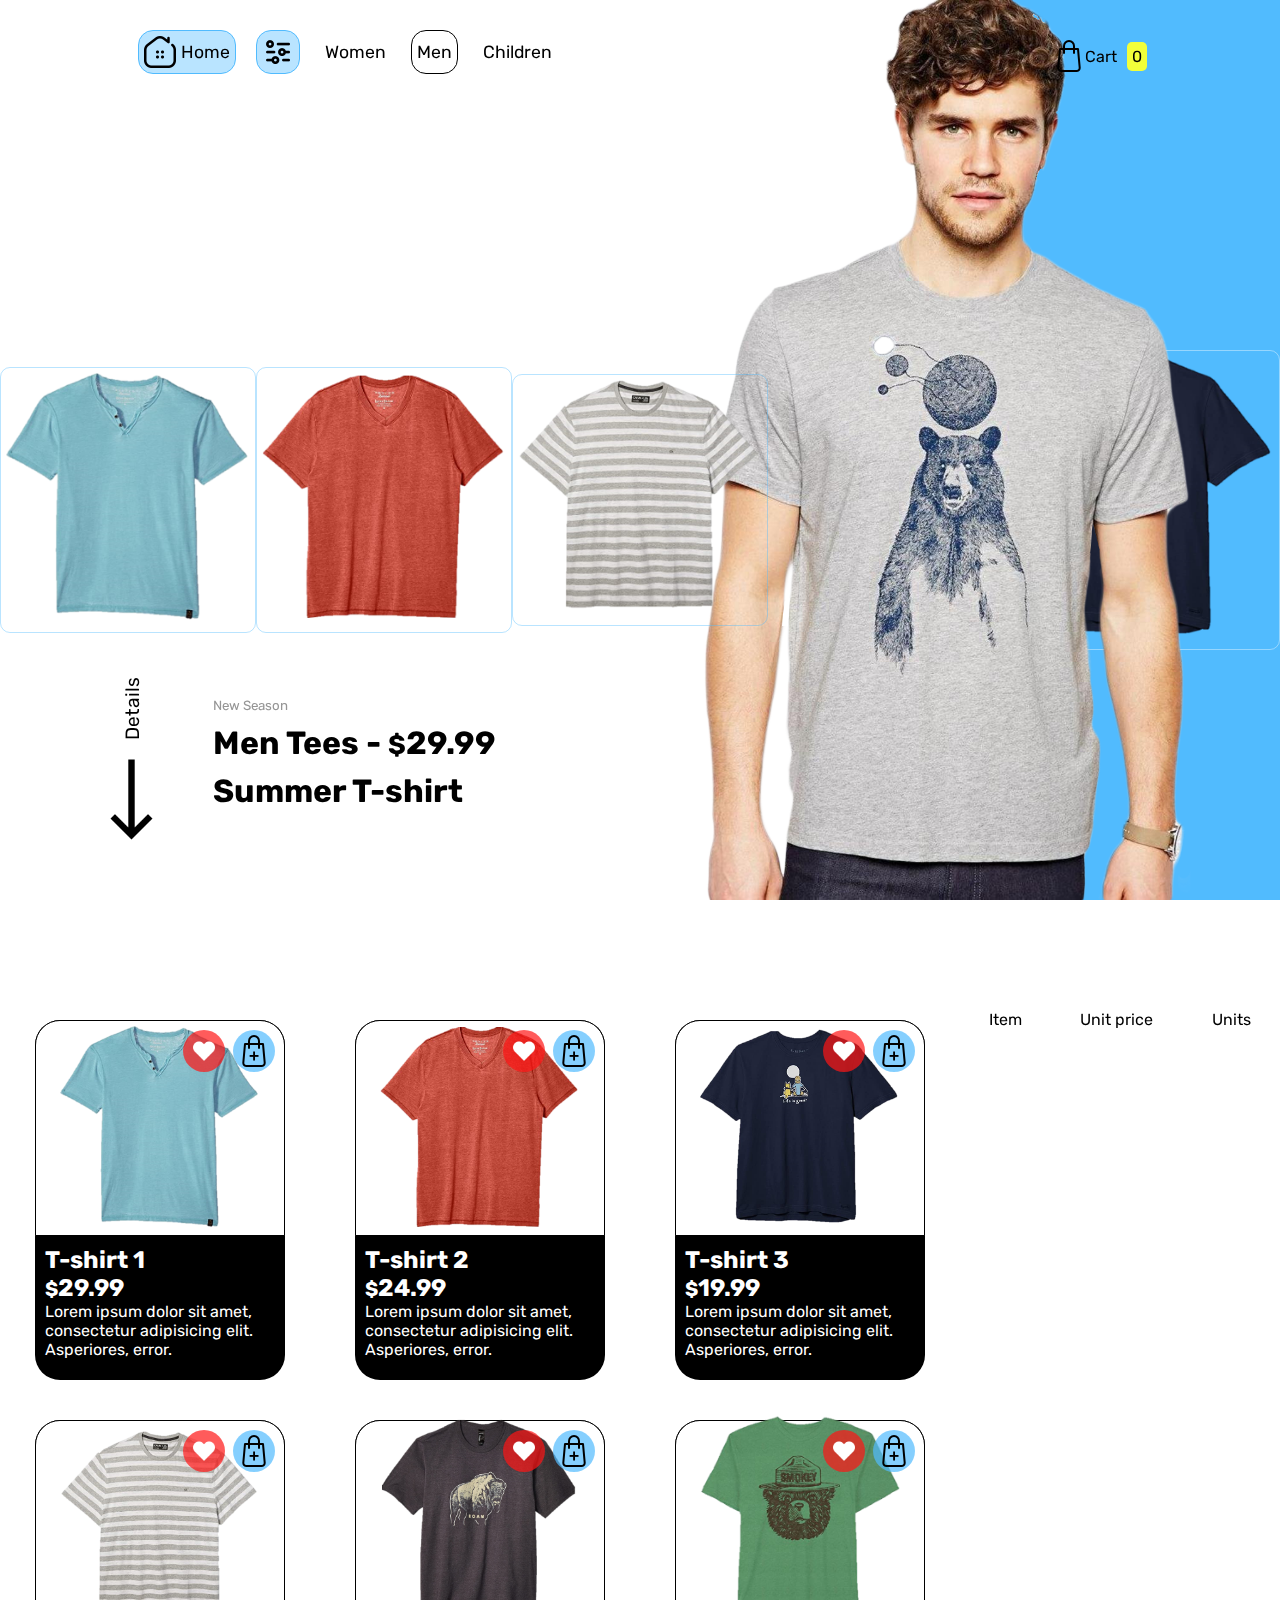
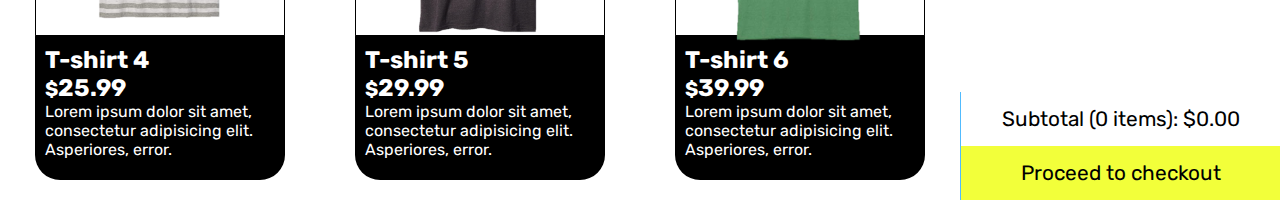
<file: shopping cart/index.html>
<!DOCTYPE html>
<html lang="en">
<head>
    <meta charset="UTF-8">
    <meta http-equiv="X-UA-Compatible" content="IE=edge">
    <link rel="shortcut icon" href="#">
    <meta name="viewport" content="width=device-width, initial-scale=1.0">
    <title>Shopping Cart JS</title>
    <link rel="stylesheet" href="style.css">
    <link rel="stylesheet" href="https://cdn.jsdelivr.net/npm/bootstrap-icons@1.5.0/font/bootstrap-icons.css">
</head>
<body>
    <div class="app-container">
        <div class="app-bg">
            <div class="left-side"></div>
            <div class="right-side"></div>
        </div>
        <header>
            <nav>
                <ul>
                    <li class="btn home">
                        <a href="./">
                            <img src="./icons/home.png" alt=""> Home
                        </a>
                    </li>
                    <li class="btn">
                        <a href="#">
                            <img src="./icons/filter.png" alt="filter">
                        </a>
                    </li>
                    <li>
                        <a href="#">
                            Women
                        </a>
                    </li>
                    <li class="active">
                        <a href="#">
                            Men
                        </a>
                    </li>
                    <li>
                        <a href="#">
                            Children
                        </a>
                    </li>
                </ul>
            </nav>
            <div class="shopping-bag">
                <a href="./cart.html">
                    <img src="./icons/bag.png" alt="cart">
                    Cart
                    <div class="total-items-in-cart">
                        0
                    </div>
                </a>
            </div>
        </header>
        <main>
            <div class="content">
                <div class="products-preview">
                    <div class="products-container">
                        <div class="product">
                            <img src="./img/t1.png" alt="t-shirt 1">
                        </div>
                        <div class="product">
                            <img src="./img/t2.png" alt="t-shirt 2">
                        </div>
                        <div class="product">
                            <img src="./img/t4.png" alt="t-shirt 3">
                        </div>
                    </div>
                    <div class="more-details">
                        <div class="see-more-btn">
                                <img src="./icons/right-arrow.png" alt="">
                                Details
                        </div>
                        <div class="description">
                            <small>New Season</small>
                            <h1>Men Tees - <small>$</small>29.99</h1>
                            <h1>Summer T-shirt</h1>
                        </div>
                    </div>
                </div>
                <div class="model">
                    <img class="model-img" src="./img/model.png" alt="model">
                    <div class="product">
                        <img src="./img/t3.png" alt="t-shirt 4">
                    </div>
                </div>
            </div>
        </main>
    </div>
    <div class="products-list">
        <div class="products">
            <!-- render porducts here -->
        </div>
        <div class="cart">
            <div class="cart-header">
                <div class="column1">Item</div>
                <div class="column2">Unit price</div>
                <div class="column3">Units</div>
            </div>
            <div class="cart-items">
                <!-- render cart items here -->
            </div>
            <div class="cart-footer" >
                <div class="subtotal">
                    Subtotal (0 items): $0
                </div>
                <div class="checkout">
                    Proceed to checkout
                </div>
            </div>
        </div>
    </div>

   
    <script src="./products.js"></script>
    <script src="./app.js"></script>
</body>
</html>
</file>
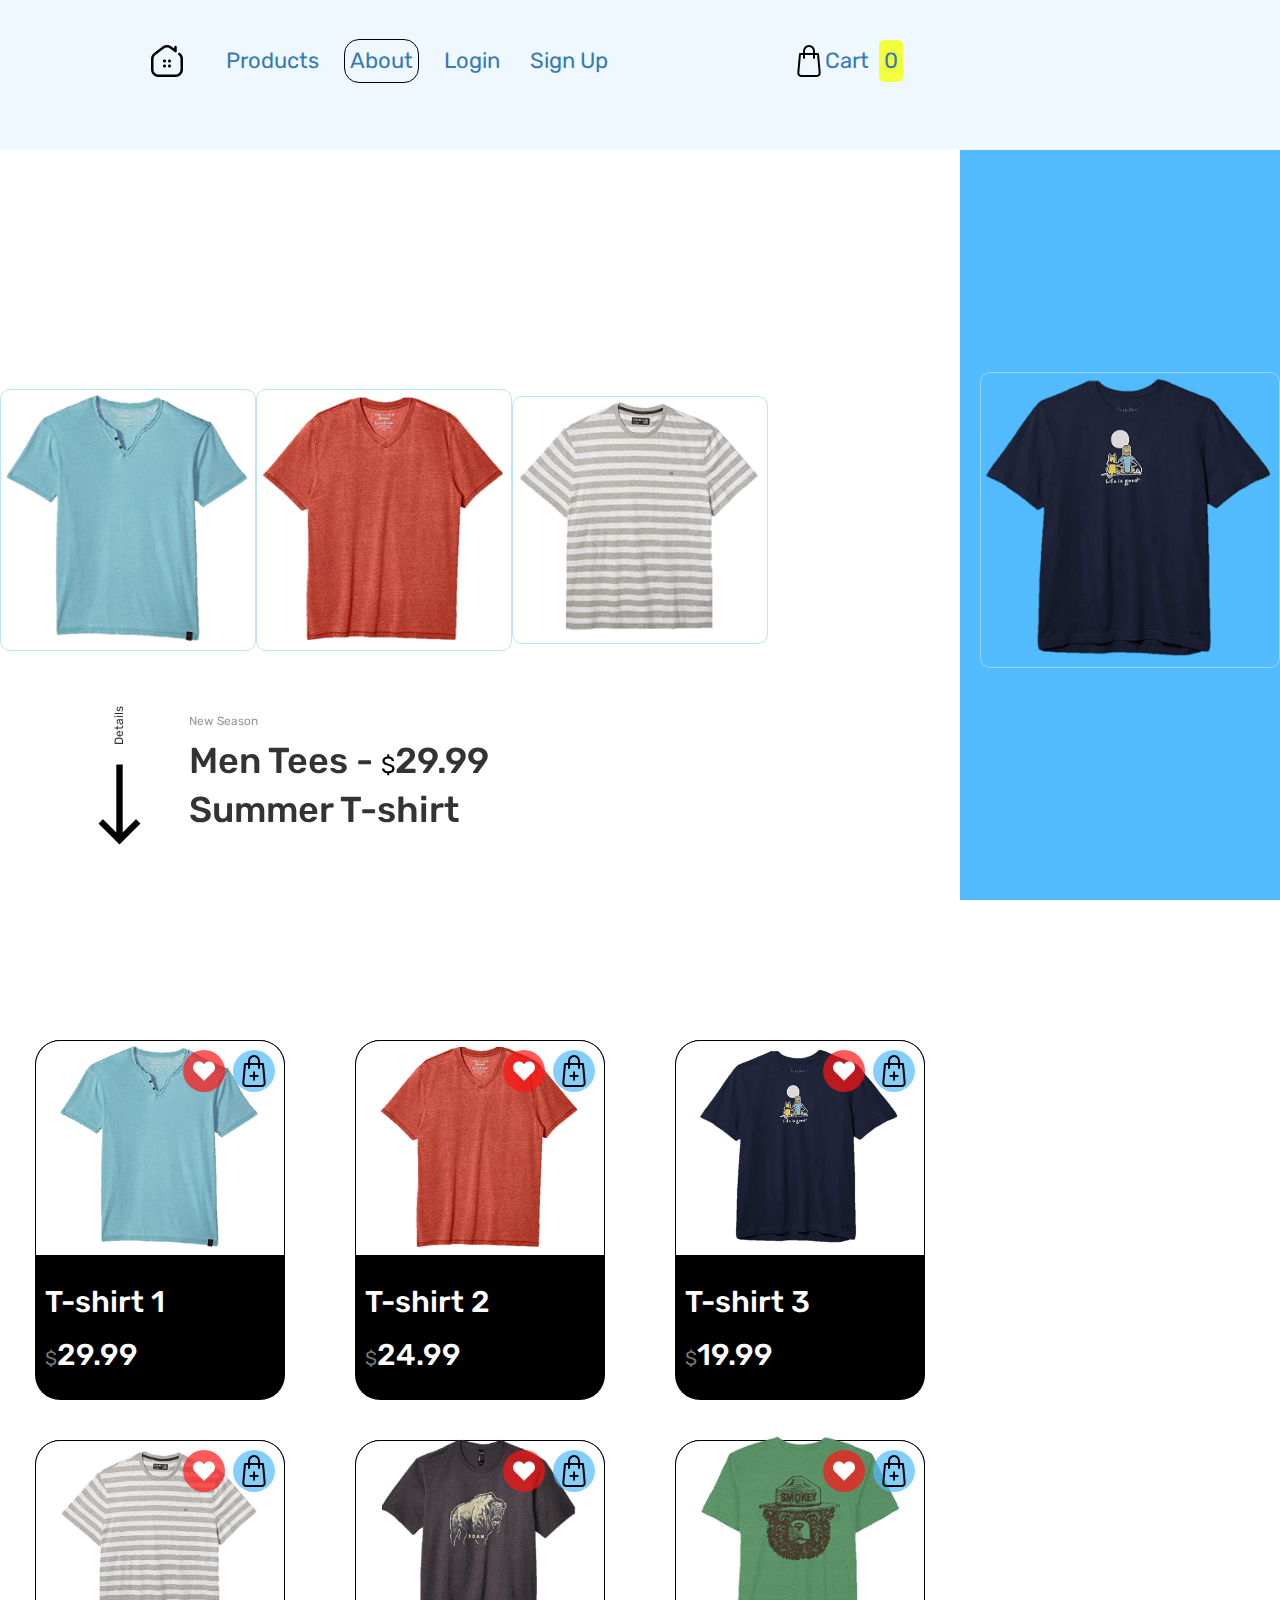
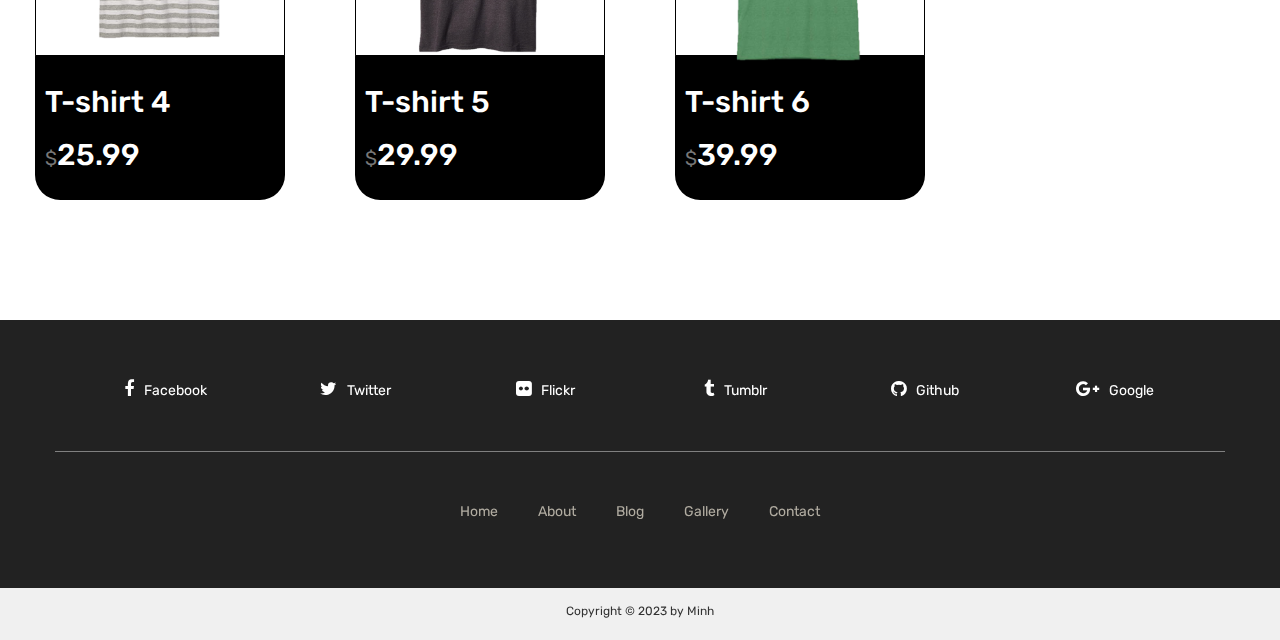
<file: PT-UDTMDT-main/shopping cart/index.html>
<!DOCTYPE html>
<html lang="en">

<head>
    <meta charset="UTF-8">
    <meta http-equiv="X-UA-Compatible" content="IE=edge">
    <link rel="shortcut icon" href="#">
    <meta name="viewport" content="width=device-width, initial-scale=1.0">
    <title>Shopping Cart </title>
    <link rel="stylesheet" href="styleIndex.css">
    <link rel="stylesheet" href="https://cdn.jsdelivr.net/npm/bootstrap-icons@1.5.0/font/bootstrap-icons.css">;
    <link href="//maxcdn.bootstrapcdn.com/font-awesome/4.2.0/css/font-awesome.min.css" rel="stylesheet">
<link href="https://fonts.googleapis.com/css?family=Raleway" rel="stylesheet">   

</head>

<body>
    <div class="app-container">
        <div class="app-bg">
            <div class="left-side"></div>
            <div class="right-side"></div>
        </div>
        <header>
            <nav>
                <ul>
                    <li class="btn home">
                        <a href="./">
                            <img src="./icons/home.png" alt="">
                        </a>
                    </li>

                    <li>
                        <a href="products.html">
                            Products
                        </a>
                    </li>
                    <li class="active">
                        <a href="#">
                            About
                        </a>
                    </li>
                    <li>
                        <a href="login.html">
                            Login
                        </a>
                    </li>
                    <li>
                        <a href="signup.html">
                            Sign Up
                        </a>
                    </li>

                    <li>
                        <div class="shopping-bag">
                            <a href="#">
                                <img src="./icons/bag.png" alt="cart">
                                Cart
                                <div class="total-items-in-cart">
                                    0
                                </div>
                            </a>
                        </div>
                    </li>
                </ul>


            </nav>



        </header>
        <main>
            <div class="content">
                <div class="products-preview">
                    <div class="products-container">
                        <div class="product">
                            <img src="./img/t1.png" alt="t-shirt 1">
                        </div>
                        <div class="product">
                            <img src="./img/t2.png" alt="t-shirt 2">
                        </div>
                        <div class="product">
                            <img src="./img/t4.png" alt="t-shirt 3">
                        </div>
                    </div>
                    <div class="more-details">
                        <div class="see-more-btn">
                            <img src="./icons/right-arrow.png" alt="">
                            Details
                        </div>
                        <div class="description">
                            <small>New Season</small>
                            <h1>Men Tees - <small>$</small>29.99</h1>
                            <h1>Summer T-shirt</h1>
                        </div>
                    </div>
                </div>
                <div class="model">

                    <div class="product">
                        <img src="./img/t3.png" alt="t-shirt 4">
                    </div>
                </div>
            </div>
        </main>
    </div>
    <div class="products-list">
        <div class="products">
            <!-- render porducts here -->
        </div>
        <div class="cart">
            <div class="cart-header">
                <div class="column1">Item</div>
                <div class="column2">Unit price</div>
                <div class="column3">Units</div>
            </div>
            <div class="cart-items">
                <!-- render cart items here -->
            </div>
            <div class="cart-footer">
                <div class="subtotal">
                    Subtotal (0 items): $0
                </div>
                <div class="checkout">
                    Proceed to checkout
                </div>
                <div class="closeShopping">
                    <h4>Close</h4>
                </div>
            </div>
        </div>

    </div>

    <footer>
        <div class="footer-top"> 
           <div class="container">
             <div class="col-lg-2 col-xs-12 text-center">
                 <a href="#"><i class="fa fa-facebook fa-2x"></i>Facebook</a>
             </div>
              <div class="col-lg-2 col-xs-12 text-center">
                 <a href="#"><i class="fa fa-twitter fa-2x"></i>Twitter</a>
             </div>
              <div class="col-lg-2 col-xs-12 text-center">
                 <a href="#"><i class="fa fa-flickr fa-2x"></i>Flickr</a>
             </div>
              <div class="col-lg-2 col-xs-12 text-center">
                 <a href="#"><i class="fa fa-tumblr fa-2x"></i>Tumblr</a>
             </div>
              <div class="col-lg-2 col-xs-12 text-center">
                 <a href="#"><i class="fa fa-github fa-2x"></i>Github</a>
             </div>
              <div class="col-lg-2 col-xs-12 text-center">
                 <a href="#"><i class="fa fa-google-plus fa-2x"></i>Google</a>
             </div>
           </div> 
        </div>  
        
        <div class="container" style="border-top:1px solid grey;">
            <div class="row text-center">   
                <div class="col-lg-6 col-lg-offset-3">
                    <ul class="menu">
                        <li>
                            <a href="#">Home</a>
                        </li>
                               
                        <li>
                            <a href="#">About</a>
                        </li>
                               
                        <li>
                            <a href="#">Blog</a>
                        </li>
                               
                        <li>
                            <a href="#">Gallery</a>
                        </li>
                               
                        <li>
                            <a href="#">Contact</a>
                        </li>
                    </ul>
                </div>
            </div>
        </div>
    </footer>
    
    
    <div class="copyright">
       <div class="container">
       
         <div class="row text-center">
             <p>Copyright © 2023 by Minh</p>
         </div>
         
        </div>
    </div>
    <link href="//netdna.bootstrapcdn.com/bootstrap/3.0.0/css/bootstrap.min.css" rel="stylesheet" id="bootstrap-css">
<script src="//netdna.bootstrapcdn.com/bootstrap/3.0.0/js/bootstrap.min.js"></script>
<script src="//code.jquery.com/jquery-1.11.1.min.js"></script>

    <script src="./products.js"></script>
    <script src="./app.js"></script>
</body>

</html>
</file>
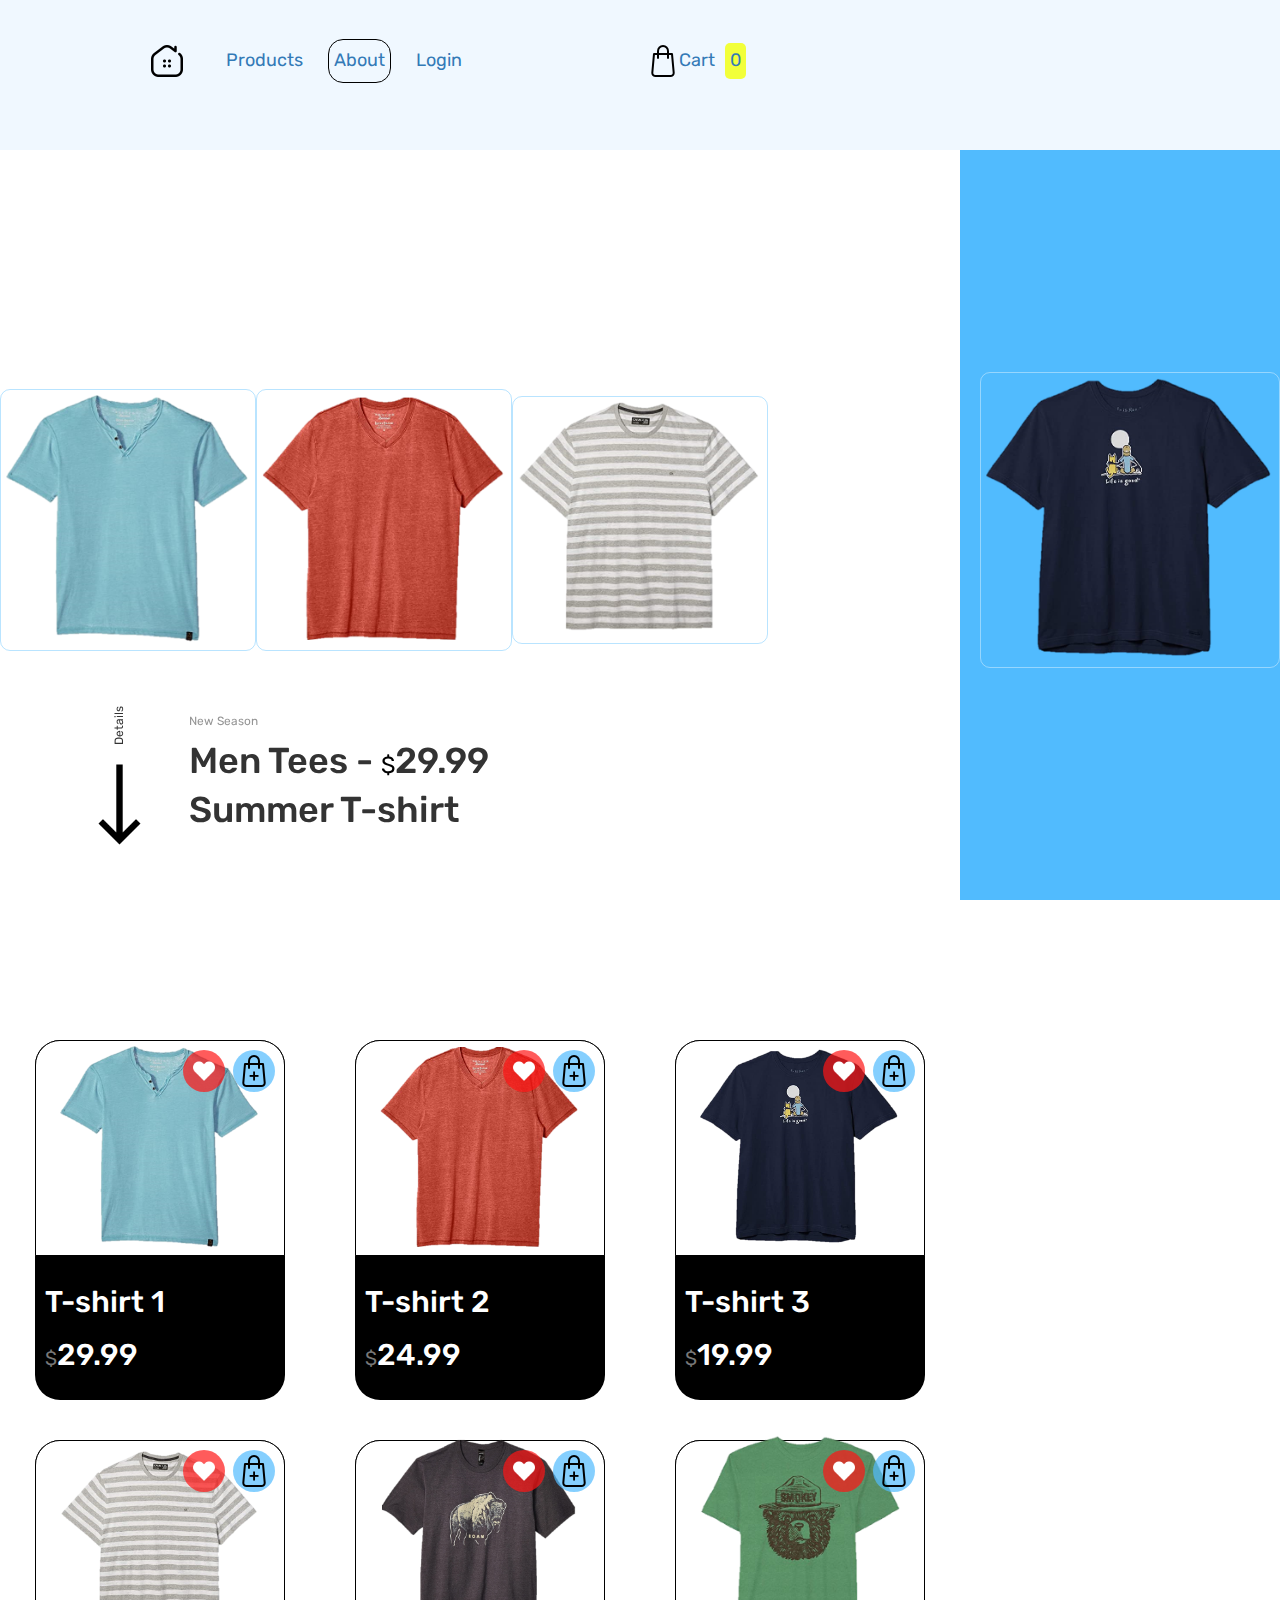
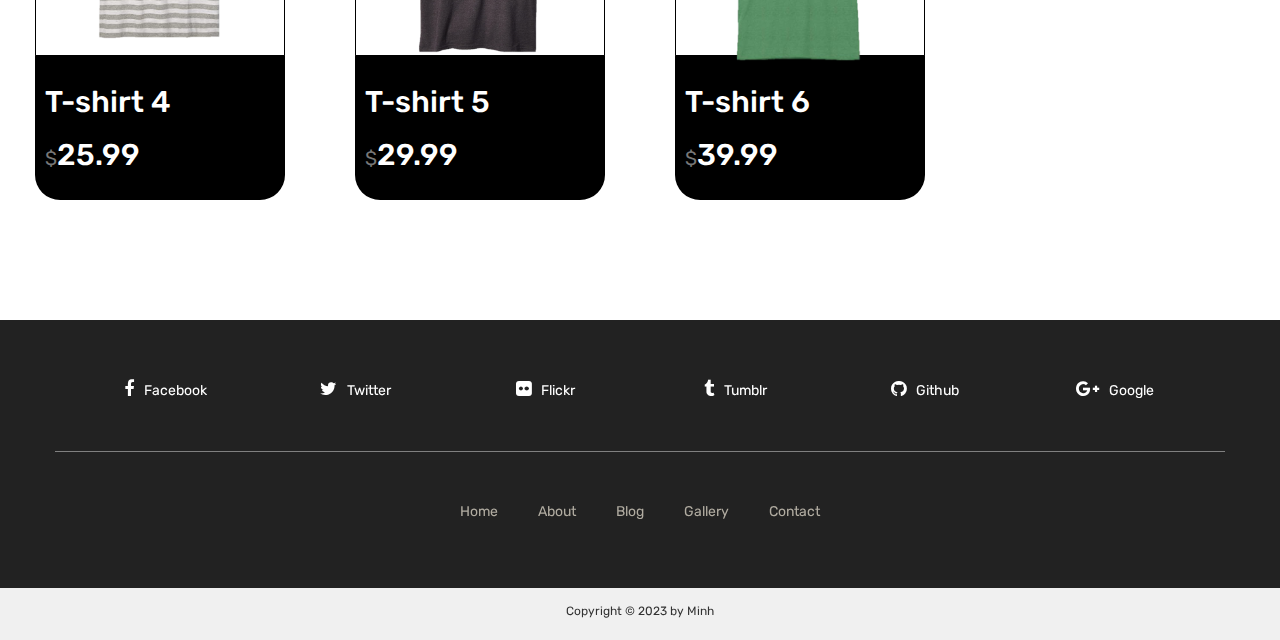
<file: PT-UDTMDT-main/PT-UDTMDT-main/shopping cart/index.html>
<!DOCTYPE html>
<html lang="en">

<head>
    <meta charset="UTF-8">
    <meta http-equiv="X-UA-Compatible" content="IE=edge">
    <link rel="shortcut icon" href="#">
    <meta name="viewport" content="width=device-width, initial-scale=1.0">
    <title>Shopping Cart </title>
    <link rel="stylesheet" href="styleIndex.css">
    <link rel="stylesheet" href="https://cdn.jsdelivr.net/npm/bootstrap-icons@1.5.0/font/bootstrap-icons.css">;
    <link href="//maxcdn.bootstrapcdn.com/font-awesome/4.2.0/css/font-awesome.min.css" rel="stylesheet">
<link href="https://fonts.googleapis.com/css?family=Raleway" rel="stylesheet">   

</head>

<body>
    <div class="app-container">
        <div class="app-bg">
            <div class="left-side"></div>
            <div class="right-side"></div>
        </div>
        <header>
            <nav>
                <ul>
                    <li class="btn home">
                        <a href="./">
                            <img src="./icons/home.png" alt="">
                        </a>
                    </li>

                    <li>
                        <a href="products.html">
                            Products
                        </a>
                    </li>
                    <li class="active">
                        <a href="#">
                            About
                        </a>
                    </li>
                    <li>
                        <a href="login.html">
                            Login
                        </a>
                    </li>

                    <li>
                        <div class="shopping-bag">
                            <a href="#">
                                <img src="./icons/bag.png" alt="cart">
                                Cart
                                <div class="total-items-in-cart">
                                    0
                                </div>
                            </a>
                        </div>
                    </li>
                </ul>


            </nav>



        </header>
        <main>
            <div class="content">
                <div class="products-preview">
                    <div class="products-container">
                        <div class="product">
                            <img src="./img/t1.png" alt="t-shirt 1">
                        </div>
                        <div class="product">
                            <img src="./img/t2.png" alt="t-shirt 2">
                        </div>
                        <div class="product">
                            <img src="./img/t4.png" alt="t-shirt 3">
                        </div>
                    </div>
                    <div class="more-details">
                        <div class="see-more-btn">
                            <img src="./icons/right-arrow.png" alt="">
                            Details
                        </div>
                        <div class="description">
                            <small>New Season</small>
                            <h1>Men Tees - <small>$</small>29.99</h1>
                            <h1>Summer T-shirt</h1>
                        </div>
                    </div>
                </div>
                <div class="model">

                    <div class="product">
                        <img src="./img/t3.png" alt="t-shirt 4">
                    </div>
                </div>
            </div>
        </main>
    </div>
    <div class="products-list">
        <div class="products">
            <!-- render porducts here -->
        </div>
        <div class="cart">
            <div class="cart-header">
                <div class="column1">Item</div>
                <div class="column2">Unit price</div>
                <div class="column3">Units</div>
            </div>
            <div class="cart-items">
                <!-- render cart items here -->
            </div>
            <div class="cart-footer">
                <div class="subtotal">
                    Subtotal (0 items): $0
                </div>
                <div class="checkout">
                    Proceed to checkout
                </div>
                <div class="closeShopping">
                    <h4>Close</h4>
                </div>
            </div>
        </div>

    </div>

    <footer>
        <div class="footer-top"> 
           <div class="container">
             <div class="col-lg-2 col-xs-12 text-center">
                 <a href="#"><i class="fa fa-facebook fa-2x"></i>Facebook</a>
             </div>
              <div class="col-lg-2 col-xs-12 text-center">
                 <a href="#"><i class="fa fa-twitter fa-2x"></i>Twitter</a>
             </div>
              <div class="col-lg-2 col-xs-12 text-center">
                 <a href="#"><i class="fa fa-flickr fa-2x"></i>Flickr</a>
             </div>
              <div class="col-lg-2 col-xs-12 text-center">
                 <a href="#"><i class="fa fa-tumblr fa-2x"></i>Tumblr</a>
             </div>
              <div class="col-lg-2 col-xs-12 text-center">
                 <a href="#"><i class="fa fa-github fa-2x"></i>Github</a>
             </div>
              <div class="col-lg-2 col-xs-12 text-center">
                 <a href="#"><i class="fa fa-google-plus fa-2x"></i>Google</a>
             </div>
           </div> 
        </div>  
        
        <div class="container" style="border-top:1px solid grey;">
            <div class="row text-center">   
                <div class="col-lg-6 col-lg-offset-3">
                    <ul class="menu">
                        <li>
                            <a href="#">Home</a>
                        </li>
                               
                        <li>
                            <a href="#">About</a>
                        </li>
                               
                        <li>
                            <a href="#">Blog</a>
                        </li>
                               
                        <li>
                            <a href="#">Gallery</a>
                        </li>
                               
                        <li>
                            <a href="#">Contact</a>
                        </li>
                    </ul>
                </div>
            </div>
        </div>
    </footer>
    
    
    <div class="copyright">
       <div class="container">
       
         <div class="row text-center">
             <p>Copyright © 2023 by Minh</p>
         </div>
         
        </div>
    </div>
    <link href="//netdna.bootstrapcdn.com/bootstrap/3.0.0/css/bootstrap.min.css" rel="stylesheet" id="bootstrap-css">
<script src="//netdna.bootstrapcdn.com/bootstrap/3.0.0/js/bootstrap.min.js"></script>
<script src="//code.jquery.com/jquery-1.11.1.min.js"></script>

    <script src="./products.js"></script>
    <script src="./app.js"></script>
</body>

</html>
</file>
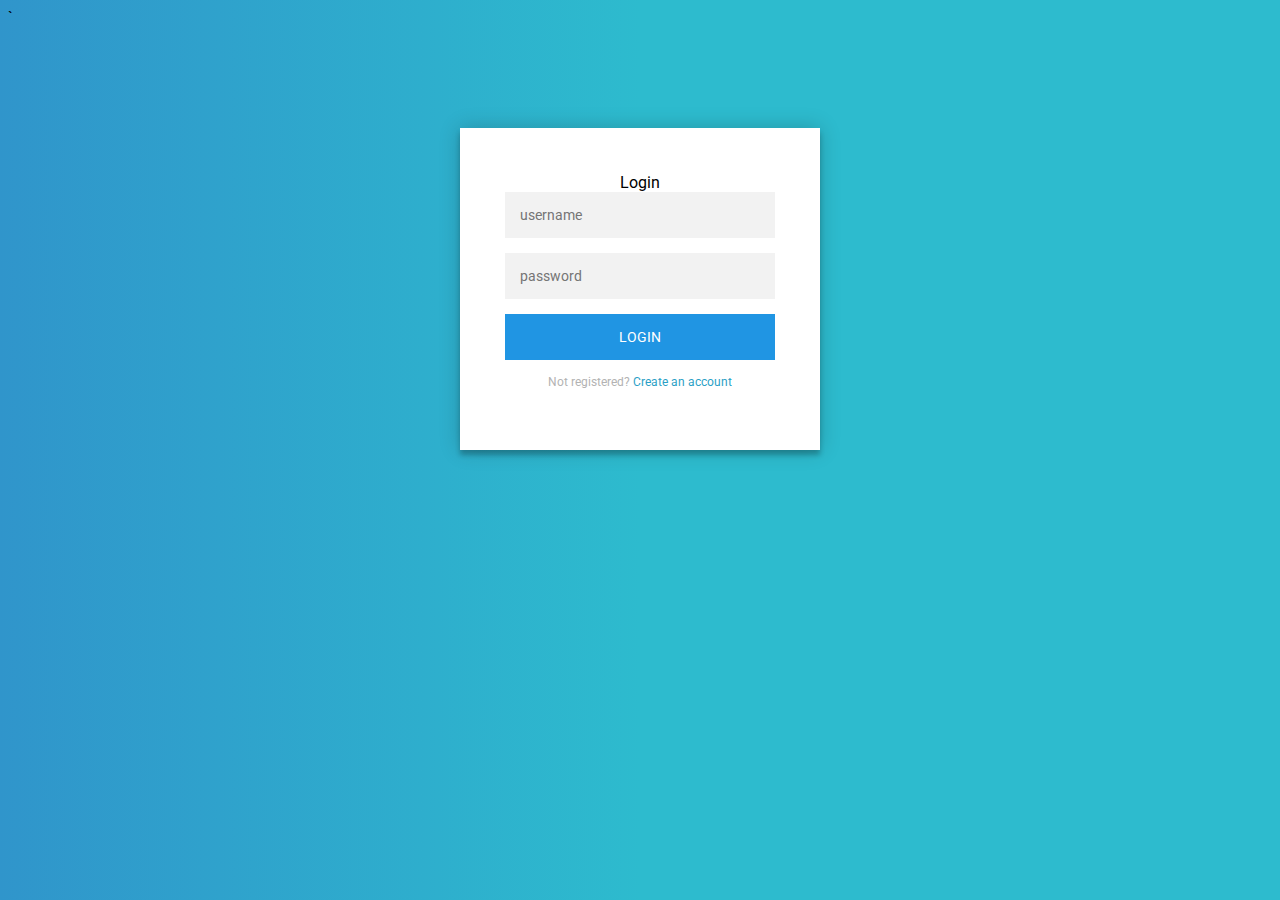
<file: PT-UDTMDT-main/shopping cart/login.html>
`<!DOCTYPE html>
<html lang="en">
<head>
    <meta charset="UTF-8">
    <meta http-equiv="X-UA-Compatible" content="IE=edge">
    <meta name="viewport" content="width=device-width, initial-scale=1.0">
    <link rel="stylesheet" href="login.css">
    <title>Log In</title>
</head>
<body>
   <div class="login-page"> 
         <div class="form">
          <!-- <form class="register-form">
            <input  type="text" placeholder="name"/>
            <input  type="password" placeholder="password"/>
            <input type="text" placeholder="email address"/>
            <button>create</button>
            <p class="message">Already registered? <a href="#">Sign In</a></p>
          </form>  -->
          <form class="login-form">
            <theader>Login</theader>
            <input id="username" type="text" placeholder="username"/>
            <input id="password" type="password" placeholder="password"/>
            <button type="submit">login</button>
            <p class="message">Not registered? <a href="signup.html">Create an account</a></p>
          </form>
        </div>
      </div>

 
</body>
<script>

   const form = document.querySelector('.login-form');


form.addEventListener('submit', function (e) {
    e.preventDefault(); // prevent form from submitting

    const username = document.getElementById('username').value;
    const password = document.getElementById('password').value;

    if (username === 'Admin' && password === '123aa') {
        alert('Đăng nhập thành công')
        window.location.href='index.html';
    
       
        return;
    }

    else {
       
        alert('Sai thông tin')
    }
});
    </script>
</html>
</file>
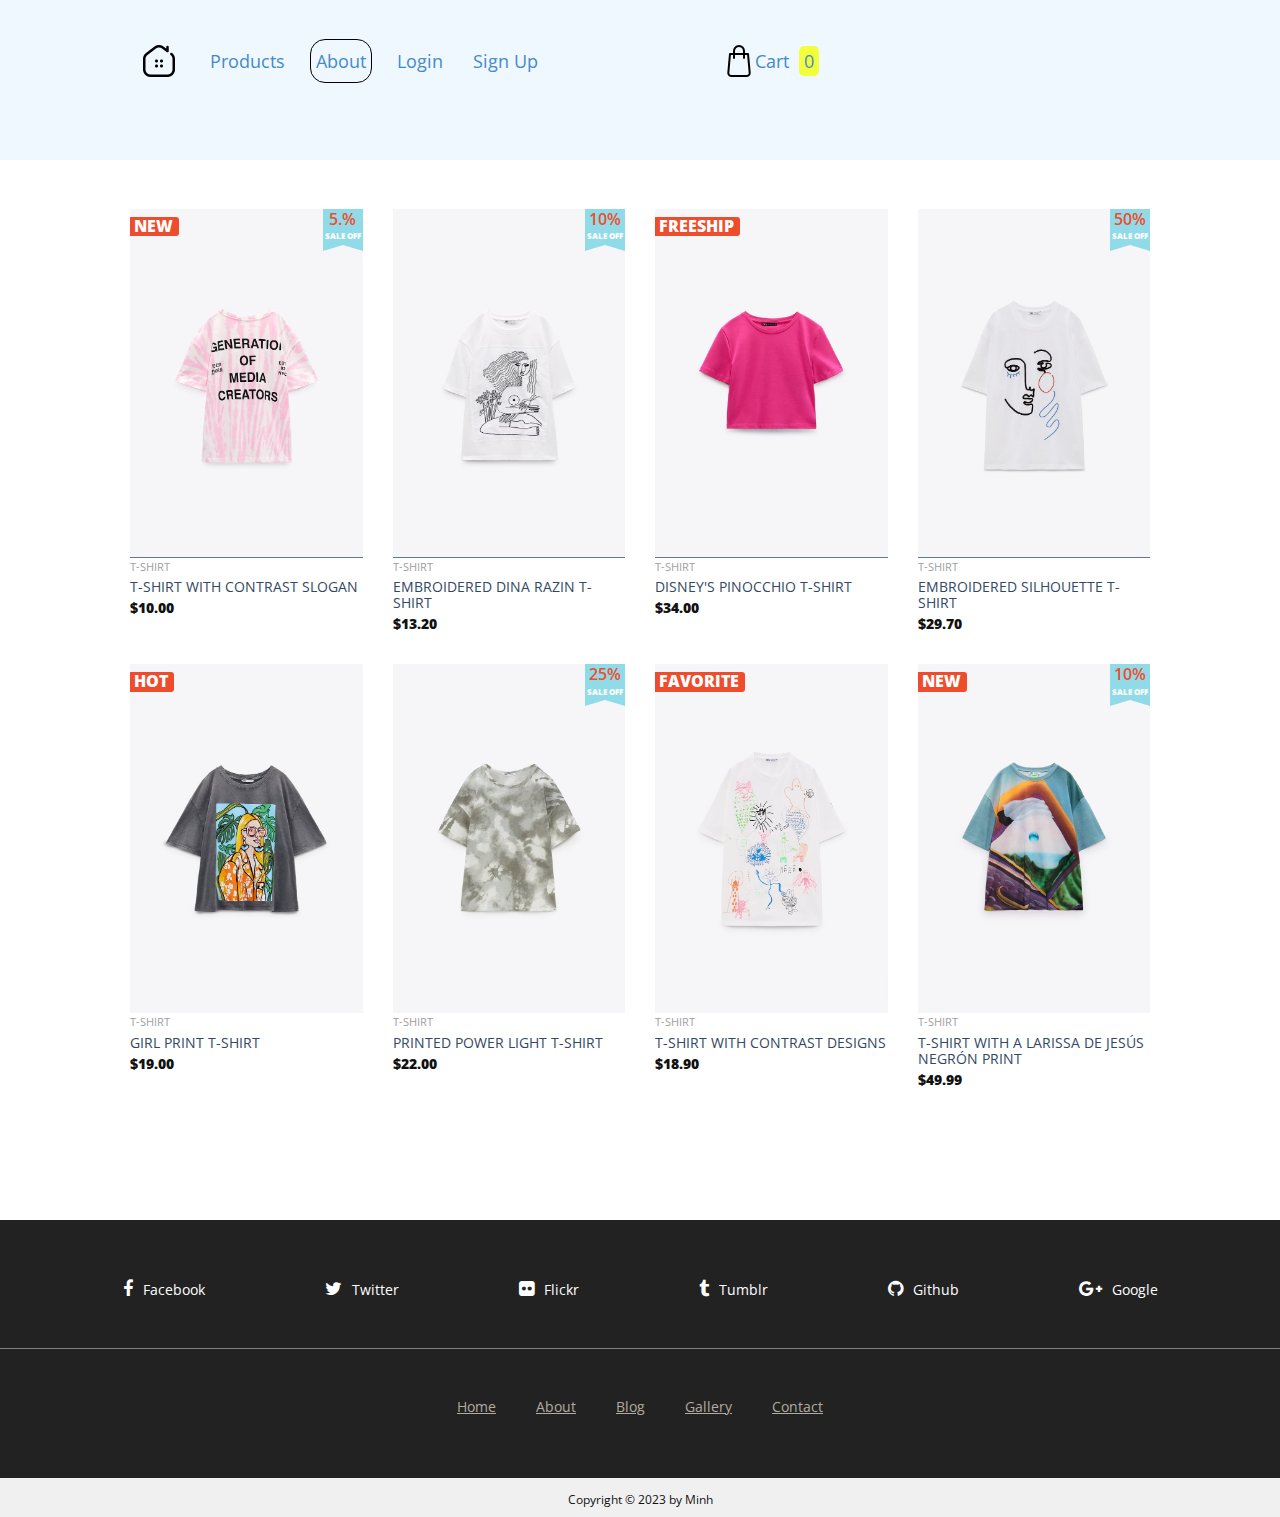
<file: PT-UDTMDT-main/shopping cart/products.html>
<!DOCTYPE html>
<html lang="en">
<head>
  <meta charset="UTF-8">
  <meta http-equiv="X-UA-Compatible" content="IE=edge">
  <meta name="viewport" content="width=device-width, initial-scale=1.0">
  <link rel="stylesheet" href="https://use.fontawesome.com/releases/v5.15.4/css/all.css" integrity="sha384-DyZ88mC6Up2uqS4h/KRgHuoeGwBcD4Ng9SiP4dIRy0EXTlnuz47vAwmeGwVChigm" crossorigin="anonymous"/>
  <title>Sản phẩm</title>
  <link rel="stylesheet" href="styleProducts.css">
  <link href="//maxcdn.bootstrapcdn.com/font-awesome/4.2.0/css/font-awesome.min.css" rel="stylesheet">
  <link href="https://fonts.googleapis.com/css?family=Raleway" rel="stylesheet">   
  <link rel="stylesheet" href="https://cdn.jsdelivr.net/npm/bootstrap-icons@1.5.0/font/bootstrap-icons.css">;
</head>
<body>
  <header>
    <nav>
        <ul>
            <li class="btn home">
                <a href="./">
                    <img src="./icons/home.png" alt="">
                </a>
            </li>

            <li>
                <a href="products.html">
                    Products
                </a>
            </li>
            <li class="active">
                <a href="#">
                    About
                </a>
            </li>
            <li>
                <a href="login.html">
                    Login
                </a>
            </li>
            <li>
              <a href="signup.html">
                  Sign Up
              </a>
          </li>

            <li>
                <div class="shopping-bag">
                    <a href="#">
                        <img src="./icons/bag.png" alt="cart">
                        Cart
                        <div class="total-items-in-cart">
                            0
                        </div>
                    </a>
                </div>
            </li>
        </ul>


    </nav>



</header>
 <div id="wrapper">
  
    <div class="headline">
    <h3>Women's Clothing</h3>
    </div> 
    <ul class="products">
      <li>
        <div class="product-item">
          <div class="product-top">
            <div class="home-product-item_sale-off">   
                <span class="home-product-item_sale-off-percent">5.%</span>
                <span class="home-product-item_sale-off-label">SALE OFF</span>
                <span class="home-product-item_sale-off-tail"></span>
              </div>
              <div class="home-product-item_new">
                <span class="home-product-item_new">NEW</span>
            </div>
            <a href="" class="product-thumb">
              <img src="img/p1.1.jpg" alt="" srcset="">
            </a>
            <a href="" class="buy-now">Buy now</a>
          </div> 
          <div class="product-infor">
            <a href="" class="product-cat">T-shirt</a>
            <a href="" class="product-name">T-SHIRT WITH CONTRAST SLOGAN</a>
          <div class="product-price">$10.00</div>
          </div>
        </div>
      </li>
      <li>
        <div class="product-item">
          <div class="product-top">
            <div class="home-product-item_sale-off">   
                <span class="home-product-item_sale-off-percent">10%</span>
                <span class="home-product-item_sale-off-label">SALE OFF</span>
                <span class="home-product-item_sale-off-tail"></span>
              </div>
            <a href="" class="product-thumb">        
              <img src="img/p2.jpg" alt="" srcset="">
            </a>
            <a href="" class="buy-now">Buy now</a>
          </div> 
          <div class="product-infor">
            <a href="" class="product-cat">T-shirt</a>
            <a href="" class="product-name">EMBROIDERED DINA RAZIN T-SHIRT</a>
          <div class="product-price">$13.20</div>
          </div>
        </div>
      </li>  
      <li>
        <div class="product-item">
          <div class="product-top">
            <div class="home-product-item_new">
                <span class="home-product-item_new">FREESHIP</span>
            </div>
            <a href="" class="product-thumb">
              <img src="img/p3.jpg" alt="" >
            </a>
            <a href="" class="buy-now">Buy now</a>
          </div> 
          <div class="product-infor">
            <a href="" class="product-cat">T-shirt</a>
            <a href="" class="product-name">DISNEY'S PINOCCHIO T-SHIRT</a>
          <div class="product-price">$34.00</div>
          </div>
        </div>
      </li>  
      <li>
        <div class="product-item">
          <div class="product-top">     
        <div class="home-product-item_sale-off">   
            <span class="home-product-item_sale-off-percent">50%</span>
            <span class="home-product-item_sale-off-label">SALE OFF</span>
            <span class="home-product-item_sale-off-tail"></span>
          </div>
            <a href="" class="product-thumb">
              <img src="img/p4.jpg" alt="" srcset="">
            </a>
            <a href="" class="buy-now">Buy now</a>
          </div> 
          <div class="product-infor">
            <a href="" class="product-cat">T-shirt</a>
            <a href="" class="product-name">EMBROIDERED SILHOUETTE T-SHIRT</a>
          <div class="product-price">$29.70</div>
          </div>
        </div>
      </li>  
      <li>
        <div class="product-item">
          <div class="product-top">
            <div class="home-product-item_new">
                <span class="home-product-item_new">HOT</span>
            </div>
            <a href="" class="product-thumb">
              <img src="img/p5.jpg" alt="" srcset="">
            </a>
            <a href="" class="buy-now">Buy now</a>
          </div> 
          <div class="product-infor">
            <a href="" class="product-cat">T-shirt</a>
            <a href="" class="product-name">GIRL PRINT T-SHIRT</a>
          <div class="product-price">$19.00</div>
          </div>
        </div>
      </li>  
      <li>
        <div class="product-item">
          <div class="product-top">
            <div class="home-product-item_sale-off">   
                <span class="home-product-item_sale-off-percent">25%</span>
                <span class="home-product-item_sale-off-label">SALE OFF</span>
                <span class="home-product-item_sale-off-tail"></span>
              </div>
            <a href="" class="product-thumb">
              <img src="img/p6.jpg" alt="" srcset="">
            </a>
            <a href="" class="buy-now">Buy now</a>
          </div> 
          <div class="product-infor">
            <a href="" class="product-cat">T-shirt</a>
            <a href="" class="product-name">PRINTED POWER LIGHT T-SHIRT</a>
          <div class="product-price">$22.00</div>
          </div>
        </div>
      </li>  
      <li>
        <div class="product-item">
          <div class="product-top">
            <div class="home-product-item_new">
                <span class="home-product-item_new">FAVORITE</span>
            </div>
            <a href="" class="product-thumb">
              <img src="img/p7.jpg" alt="" srcset="">
            </a>
            <a href="" class="buy-now">Buy now</a>
          </div> 
          <div class="product-infor">
            <a href="" class="product-cat">T-shirt</a>
            <a href="" class="product-name">T-SHIRT WITH CONTRAST DESIGNS</a>
          <div class="product-price">$18.90</div>
          </div>
        </div>
      </li>  
      <li>
        <div class="product-item">
          <div class="product-top">
            <div class="home-product-item_sale-off">   
                <span class="home-product-item_sale-off-percent">10%</span>
                <span class="home-product-item_sale-off-label">SALE OFF</span>
                <span class="home-product-item_sale-off-tail"></span>
              </div>
            <div class="home-product-item_new">
                <span class="home-product-item_new">NEW</span>
            </div>
            <a href="" class="product-thumb">    
              <img src="img/p8.jpg" alt="" srcset="">
            </a>
            <a href="" class="buy-now">Buy now</a>
          </div> 
          <div class="product-infor">
            <a href="" class="product-cat">T-shirt</a>
            <a href="" class="product-name">T-SHIRT WITH A LARISSA DE JESÚS NEGRÓN PRINT</a>
          <div class="product-price">$49.99</div>
          </div>
        </div>
      </li>
    </ul>
 
  </div> 

  <footer>
    <div class="footer-top"> 
       <div class="container">
         <div class="col-lg-2 col-xs-12 text-center">
             <a href="#"><i class="fa fa-facebook fa-2x"></i>Facebook</a>
         </div>
          <div class="col-lg-2 col-xs-12 text-center">
             <a href="#"><i class="fa fa-twitter fa-2x"></i>Twitter</a>
         </div>
          <div class="col-lg-2 col-xs-12 text-center">
             <a href="#"><i class="fa fa-flickr fa-2x"></i>Flickr</a>
         </div>
          <div class="col-lg-2 col-xs-12 text-center">
             <a href="#"><i class="fa fa-tumblr fa-2x"></i>Tumblr</a>
         </div>
          <div class="col-lg-2 col-xs-12 text-center">
             <a href="#"><i class="fa fa-github fa-2x"></i>Github</a>
         </div>
          <div class="col-lg-2 col-xs-12 text-center">
             <a href="#"><i class="fa fa-google-plus fa-2x"></i>Google</a>
         </div>
       </div> 
    </div>  
    
    <div class="container" style="border-top:1px solid grey;">
        <div class="row text-center">   
            <div class="col-lg-6 col-lg-offset-3">
                <ul class="menu">
                    <li>
                        <a href="#">Home</a>
                    </li>
                           
                    <li>
                        <a href="#">About</a>
                    </li>
                           
                    <li>
                        <a href="#">Blog</a>
                    </li>
                           
                    <li>
                        <a href="#">Gallery</a>
                    </li>
                           
                    <li>
                        <a href="#">Contact</a>
                    </li>
                </ul>
            </div>
        </div>
    </div>
</footer>


<div class="copyright">
   <div class="container">
   
     <div class="row text-center">
         <p>Copyright © 2023 by Minh</p>
     </div>
     
    </div>
</div>

  
</body>
</html>
</file>
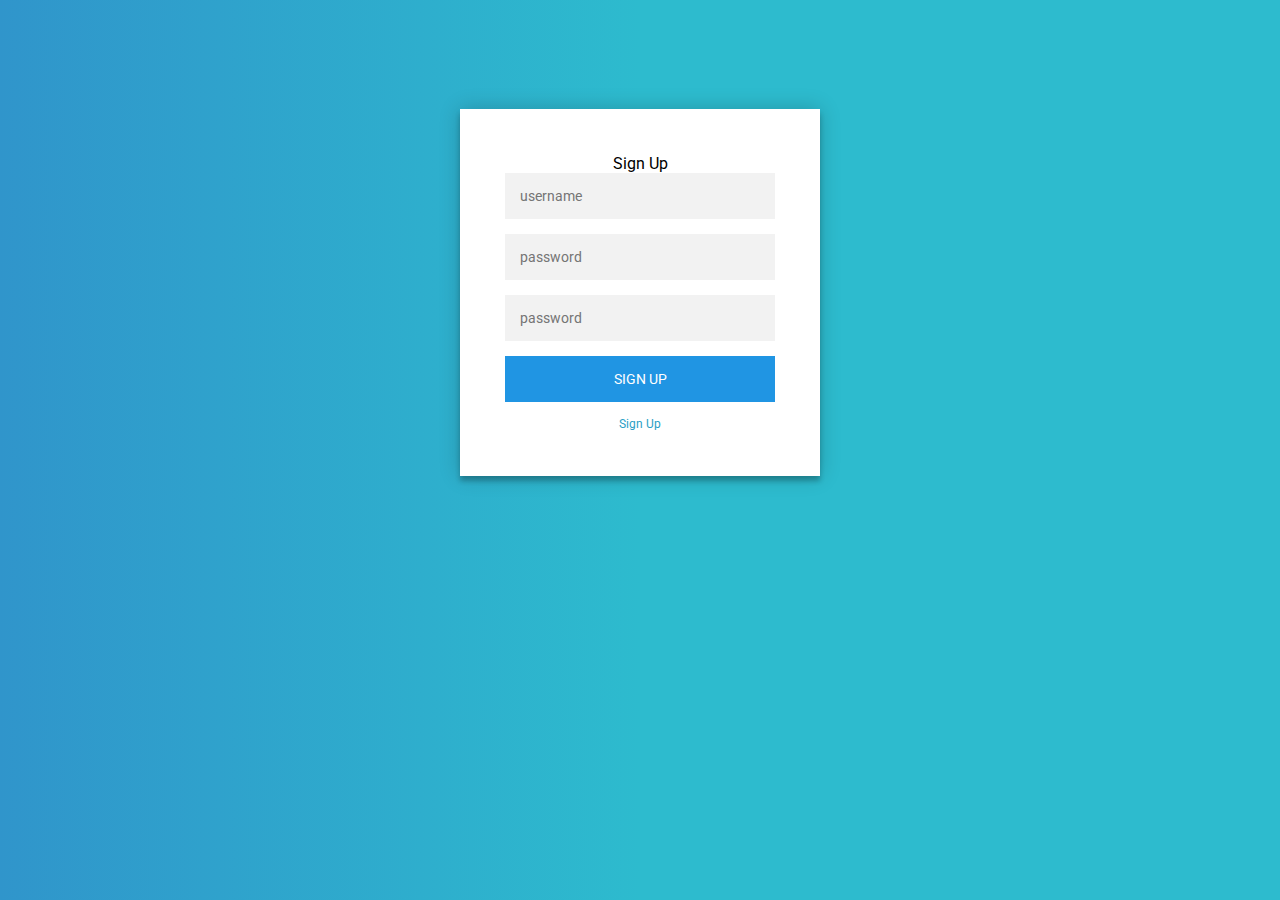
<file: PT-UDTMDT-main/shopping cart/signup.html>
<!DOCTYPE html>
<html lang="en">

<head>
    <meta charset="UTF-8">
    <meta http-equiv="X-UA-Compatible" content="IE=edge">
    <meta name="viewport" content="width=device-width, initial-scale=1.0">
    <link rel="stylesheet" href="signup.css">
    <title>Login</title>
</head>

<body>
    <div class="login-page">
        <div class="form">
           
            <form class="login-form">
                <theader>Sign Up</theader>
                <input id="username" type="text" placeholder="username" />
                <input id="password" type="password" placeholder="password" />
                <input type="password" placeholder="password" />
                <button type="submit">Sign Up</button>
                <p class="message"> <a href="login.html">Sign Up</a></p>
            </form>
        </div>
    </div>


</body>

</html>
</file>
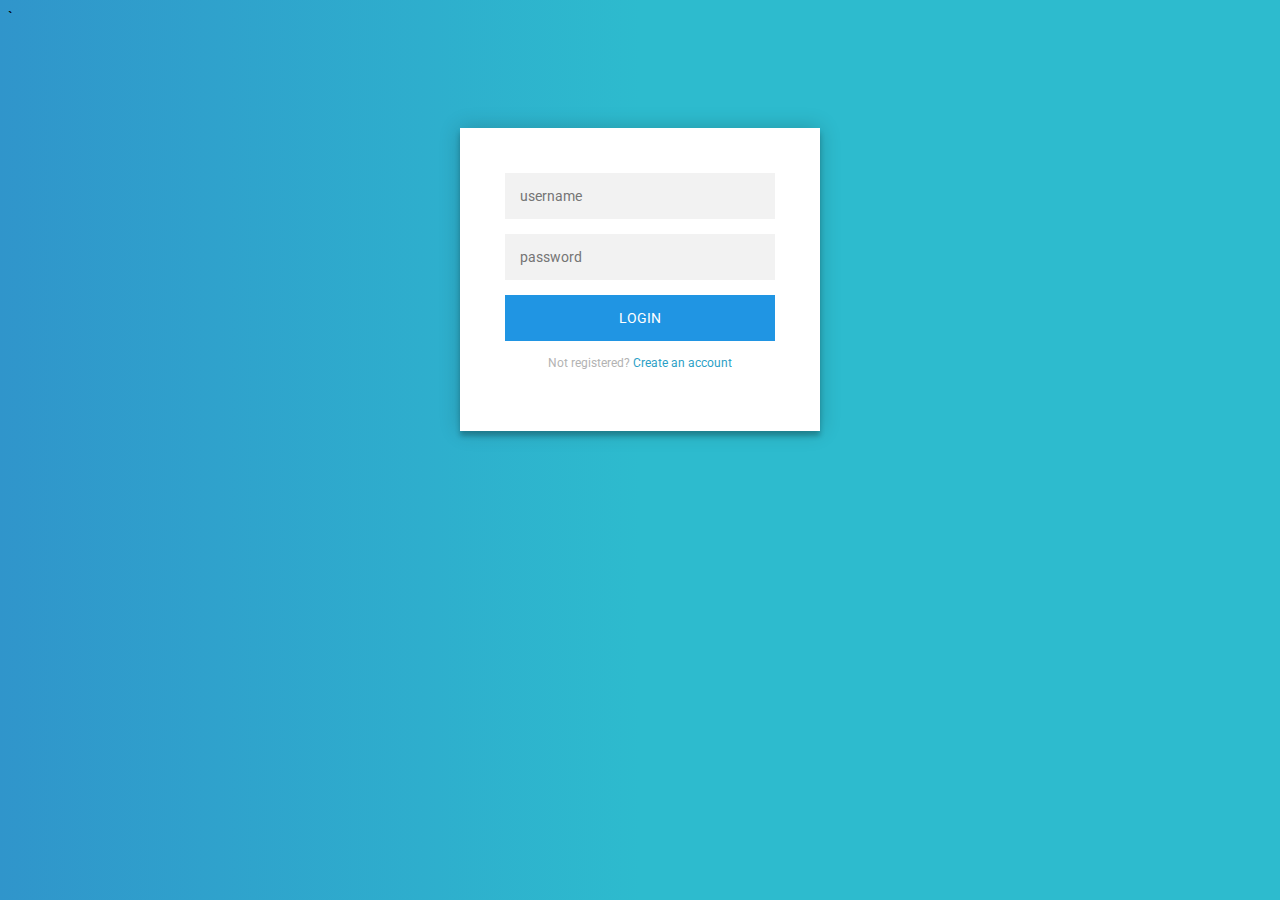
<file: PT-UDTMDT-main/PT-UDTMDT-main/shopping cart/login.html>
`<!DOCTYPE html>
<html lang="en">
<head>
    <meta charset="UTF-8">
    <meta http-equiv="X-UA-Compatible" content="IE=edge">
    <meta name="viewport" content="width=device-width, initial-scale=1.0">
    <link rel="stylesheet" href="login.css">
    <title>Document</title>
</head>
<body>
   <div class="login-page"> 
         <div class="form">
          <form class="register-form">
            <input  type="text" placeholder="name"/>
            <input  type="password" placeholder="password"/>
            <input type="text" placeholder="email address"/>
            <button>create</button>
            <p class="message">Already registered? <a href="#">Sign In</a></p>
          </form> 
          <form class="login-form">
            <input id="username" type="text" placeholder="username"/>
            <input id="password" type="password" placeholder="password"/>
            <button type="submit">login</button>
            <p class="message">Not registered? <a href="#">Create an account</a></p>
          </form>
        </div>
      </div>

 
</body>
<script>

   const form = document.querySelector('.login-form');


form.addEventListener('submit', function (e) {
    e.preventDefault(); // prevent form from submitting

    const username = document.getElementById('username').value;
    const password = document.getElementById('password').value;

    if (username === 'Admin' && password === '123aa') {
        alert('Đăng nhập thành công')
        window.location.href='index.html';
    
       
        return;
    }

    else {
       
        alert('Sai thông tin')
    }
});
    </script>
</html>
</file>
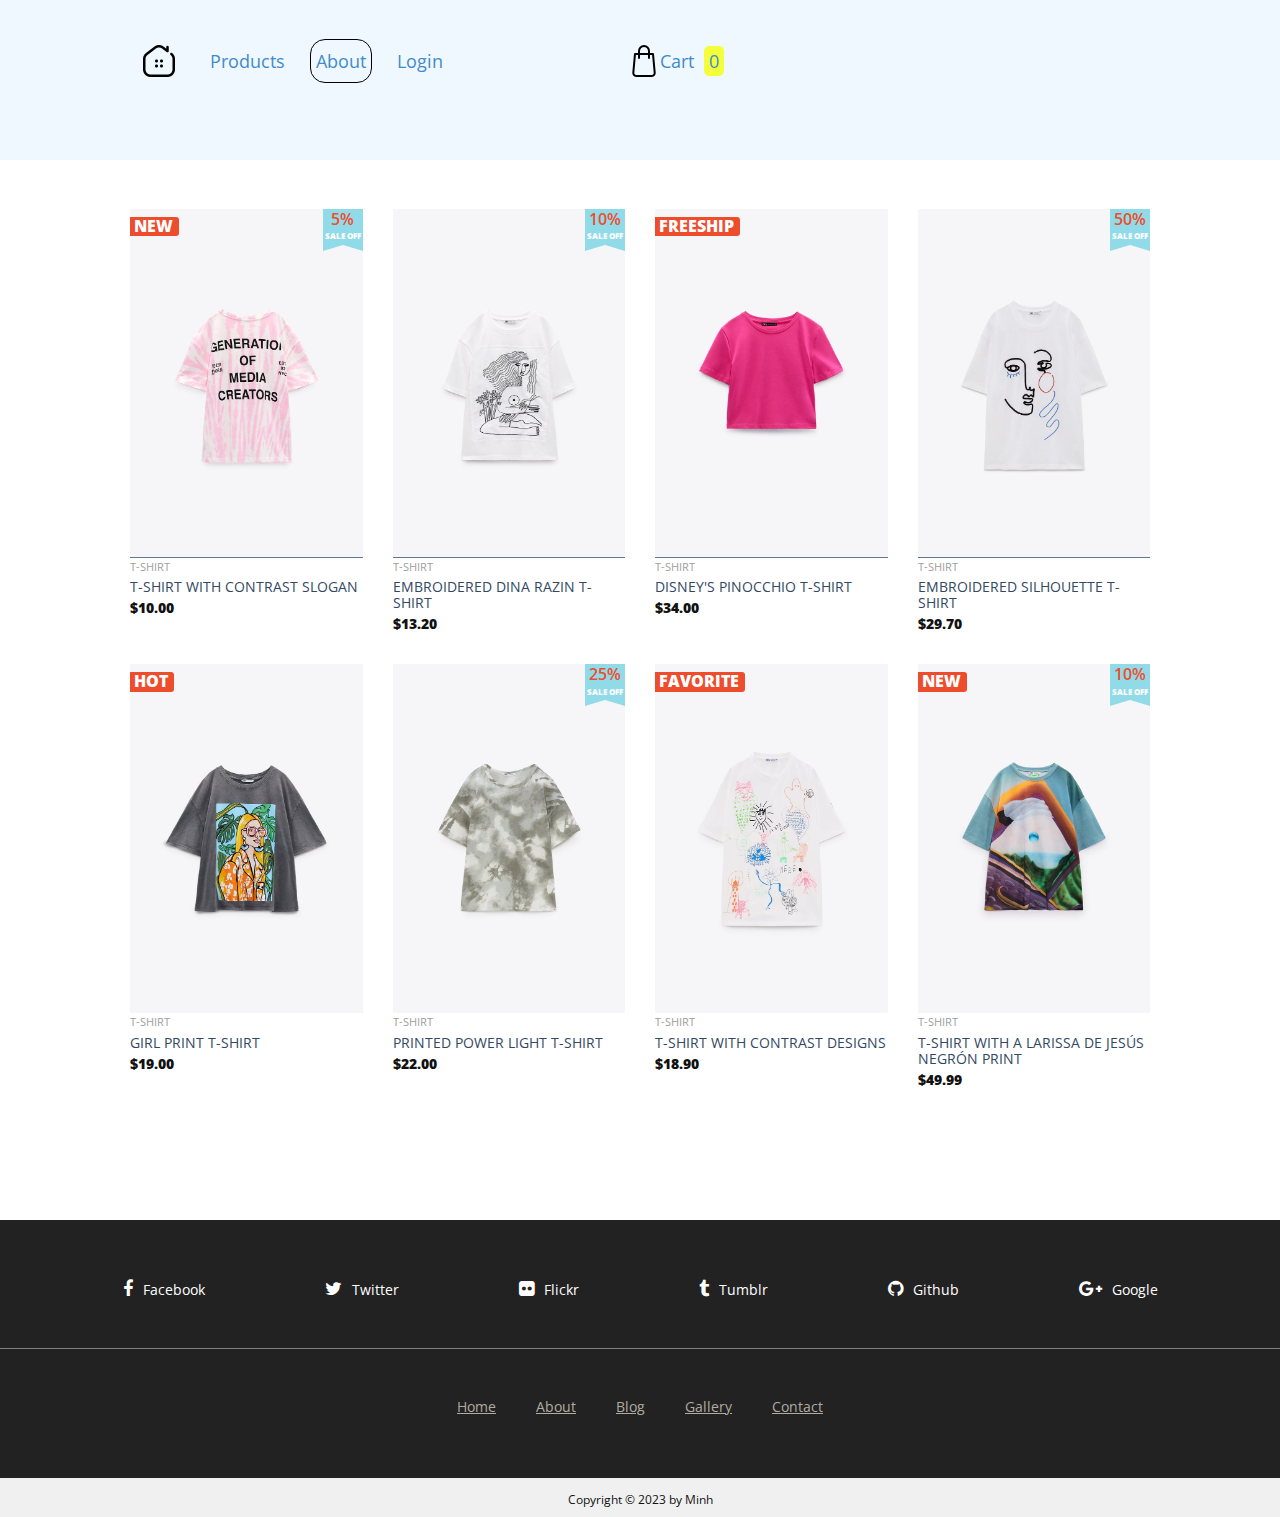
<file: PT-UDTMDT-main/PT-UDTMDT-main/shopping cart/products.html>
<!DOCTYPE html>
<html lang="en">
<head>
  <meta charset="UTF-8">
  <meta http-equiv="X-UA-Compatible" content="IE=edge">
  <meta name="viewport" content="width=device-width, initial-scale=1.0">
  <link rel="stylesheet" href="https://use.fontawesome.com/releases/v5.15.4/css/all.css" integrity="sha384-DyZ88mC6Up2uqS4h/KRgHuoeGwBcD4Ng9SiP4dIRy0EXTlnuz47vAwmeGwVChigm" crossorigin="anonymous"/>
  <title>Sản phẩm</title>
  <link rel="stylesheet" href="styleProducts.css">
  <link href="//maxcdn.bootstrapcdn.com/font-awesome/4.2.0/css/font-awesome.min.css" rel="stylesheet">
  <link href="https://fonts.googleapis.com/css?family=Raleway" rel="stylesheet">   
  <link rel="stylesheet" href="https://cdn.jsdelivr.net/npm/bootstrap-icons@1.5.0/font/bootstrap-icons.css">;
</head>
<body>
  <header>
    <nav>
        <ul>
            <li class="btn home">
                <a href="./">
                    <img src="./icons/home.png" alt="">
                </a>
            </li>

            <li>
                <a href="products.html">
                    Products
                </a>
            </li>
            <li class="active">
                <a href="#">
                    About
                </a>
            </li>
            <li>
                <a href="login.html">
                    Login
                </a>
            </li>

            <li>
                <div class="shopping-bag">
                    <a href="#">
                        <img src="./icons/bag.png" alt="cart">
                        Cart
                        <div class="total-items-in-cart">
                            0
                        </div>
                    </a>
                </div>
            </li>
        </ul>


    </nav>



</header>
 <div id="wrapper">
  
    <div class="headline">
    <h3>Women's Clothing</h3>
    </div> 
    <ul class="products">
      <li>
        <div class="product-item">
          <div class="product-top">
            <div class="home-product-item_sale-off">   
                <span class="home-product-item_sale-off-percent">5%</span>
                <span class="home-product-item_sale-off-label">SALE OFF</span>
                <span class="home-product-item_sale-off-tail"></span>
              </div>
              <div class="home-product-item_new">
                <span class="home-product-item_new">NEW</span>
            </div>
            <a href="" class="product-thumb">
              <img src="img/p1.1.jpg" alt="" srcset="">
            </a>
            <a href="" class="buy-now">Buy now</a>
          </div> 
          <div class="product-infor">
            <a href="" class="product-cat">T-shirt</a>
            <a href="" class="product-name">T-SHIRT WITH CONTRAST SLOGAN</a>
          <div class="product-price">$10.00</div>
          </div>
        </div>
      </li>
      <li>
        <div class="product-item">
          <div class="product-top">
            <div class="home-product-item_sale-off">   
                <span class="home-product-item_sale-off-percent">10%</span>
                <span class="home-product-item_sale-off-label">SALE OFF</span>
                <span class="home-product-item_sale-off-tail"></span>
              </div>
            <a href="" class="product-thumb">        
              <img src="img/p2.jpg" alt="" srcset="">
            </a>
            <a href="" class="buy-now">Buy now</a>
          </div> 
          <div class="product-infor">
            <a href="" class="product-cat">T-shirt</a>
            <a href="" class="product-name">EMBROIDERED DINA RAZIN T-SHIRT</a>
          <div class="product-price">$13.20</div>
          </div>
        </div>
      </li>  
      <li>
        <div class="product-item">
          <div class="product-top">
            <div class="home-product-item_new">
                <span class="home-product-item_new">FREESHIP</span>
            </div>
            <a href="" class="product-thumb">
              <img src="img/p3.jpg" alt="" >
            </a>
            <a href="" class="buy-now">Buy now</a>
          </div> 
          <div class="product-infor">
            <a href="" class="product-cat">T-shirt</a>
            <a href="" class="product-name">DISNEY'S PINOCCHIO T-SHIRT</a>
          <div class="product-price">$34.00</div>
          </div>
        </div>
      </li>  
      <li>
        <div class="product-item">
          <div class="product-top">     
        <div class="home-product-item_sale-off">   
            <span class="home-product-item_sale-off-percent">50%</span>
            <span class="home-product-item_sale-off-label">SALE OFF</span>
            <span class="home-product-item_sale-off-tail"></span>
          </div>
            <a href="" class="product-thumb">
              <img src="img/p4.jpg" alt="" srcset="">
            </a>
            <a href="" class="buy-now">Buy now</a>
          </div> 
          <div class="product-infor">
            <a href="" class="product-cat">T-shirt</a>
            <a href="" class="product-name">EMBROIDERED SILHOUETTE T-SHIRT</a>
          <div class="product-price">$29.70</div>
          </div>
        </div>
      </li>  
      <li>
        <div class="product-item">
          <div class="product-top">
            <div class="home-product-item_new">
                <span class="home-product-item_new">HOT</span>
            </div>
            <a href="" class="product-thumb">
              <img src="img/p5.jpg" alt="" srcset="">
            </a>
            <a href="" class="buy-now">Buy now</a>
          </div> 
          <div class="product-infor">
            <a href="" class="product-cat">T-shirt</a>
            <a href="" class="product-name">GIRL PRINT T-SHIRT</a>
          <div class="product-price">$19.00</div>
          </div>
        </div>
      </li>  
      <li>
        <div class="product-item">
          <div class="product-top">
            <div class="home-product-item_sale-off">   
                <span class="home-product-item_sale-off-percent">25%</span>
                <span class="home-product-item_sale-off-label">SALE OFF</span>
                <span class="home-product-item_sale-off-tail"></span>
              </div>
            <a href="" class="product-thumb">
              <img src="img/p6.jpg" alt="" srcset="">
            </a>
            <a href="" class="buy-now">Buy now</a>
          </div> 
          <div class="product-infor">
            <a href="" class="product-cat">T-shirt</a>
            <a href="" class="product-name">PRINTED POWER LIGHT T-SHIRT</a>
          <div class="product-price">$22.00</div>
          </div>
        </div>
      </li>  
      <li>
        <div class="product-item">
          <div class="product-top">
            <div class="home-product-item_new">
                <span class="home-product-item_new">FAVORITE</span>
            </div>
            <a href="" class="product-thumb">
              <img src="img/p7.jpg" alt="" srcset="">
            </a>
            <a href="" class="buy-now">Buy now</a>
          </div> 
          <div class="product-infor">
            <a href="" class="product-cat">T-shirt</a>
            <a href="" class="product-name">T-SHIRT WITH CONTRAST DESIGNS</a>
          <div class="product-price">$18.90</div>
          </div>
        </div>
      </li>  
      <li>
        <div class="product-item">
          <div class="product-top">
            <div class="home-product-item_sale-off">   
                <span class="home-product-item_sale-off-percent">10%</span>
                <span class="home-product-item_sale-off-label">SALE OFF</span>
                <span class="home-product-item_sale-off-tail"></span>
              </div>
            <div class="home-product-item_new">
                <span class="home-product-item_new">NEW</span>
            </div>
            <a href="" class="product-thumb">    
              <img src="img/p8.jpg" alt="" srcset="">
            </a>
            <a href="" class="buy-now">Buy now</a>
          </div> 
          <div class="product-infor">
            <a href="" class="product-cat">T-shirt</a>
            <a href="" class="product-name">T-SHIRT WITH A LARISSA DE JESÚS NEGRÓN PRINT</a>
          <div class="product-price">$49.99</div>
          </div>
        </div>
      </li>
    </ul>
 
  </div> 

  <footer>
    <div class="footer-top"> 
       <div class="container">
         <div class="col-lg-2 col-xs-12 text-center">
             <a href="#"><i class="fa fa-facebook fa-2x"></i>Facebook</a>
         </div>
          <div class="col-lg-2 col-xs-12 text-center">
             <a href="#"><i class="fa fa-twitter fa-2x"></i>Twitter</a>
         </div>
          <div class="col-lg-2 col-xs-12 text-center">
             <a href="#"><i class="fa fa-flickr fa-2x"></i>Flickr</a>
         </div>
          <div class="col-lg-2 col-xs-12 text-center">
             <a href="#"><i class="fa fa-tumblr fa-2x"></i>Tumblr</a>
         </div>
          <div class="col-lg-2 col-xs-12 text-center">
             <a href="#"><i class="fa fa-github fa-2x"></i>Github</a>
         </div>
          <div class="col-lg-2 col-xs-12 text-center">
             <a href="#"><i class="fa fa-google-plus fa-2x"></i>Google</a>
         </div>
       </div> 
    </div>  
    
    <div class="container" style="border-top:1px solid grey;">
        <div class="row text-center">   
            <div class="col-lg-6 col-lg-offset-3">
                <ul class="menu">
                    <li>
                        <a href="#">Home</a>
                    </li>
                           
                    <li>
                        <a href="#">About</a>
                    </li>
                           
                    <li>
                        <a href="#">Blog</a>
                    </li>
                           
                    <li>
                        <a href="#">Gallery</a>
                    </li>
                           
                    <li>
                        <a href="#">Contact</a>
                    </li>
                </ul>
            </div>
        </div>
    </div>
</footer>


<div class="copyright">
   <div class="container">
   
     <div class="row text-center">
         <p>Copyright © 2023 by Minh</p>
     </div>
     
    </div>
</div>

  
</body>
</html>
</file>
<file: shopping cart/style.css>
/* import fonts */
@import url("https://fonts.googleapis.com/css2?family=Rubik&display=swap");

/* VARIABLES */
:root {
  --bg-color: #fff;
  --link-color: #000;
  --link-size: 1.1rem;
  --right-side-bg-color: 81, 187, 254;
}

/* General CSS */
* {
  padding: 0;
  margin: 0;
  box-sizing: border-box;
  font-family: Rubik;
}

html {
  font-size: 16px;
  overflow-x: hidden;
}

a {
  text-decoration: none;
  color: #000;
}

/* APP CONTAINER */
.app-container {
  width: 100vw;
  height: 100vh;
}

/* APP BG */
.app-bg {
  position: fixed;
  top: 0;
  left: 0;
  width: 100vw;
  height: 100vh;
  display: flex;
  z-index: -1;
}
.app-bg .left-side {
  background-color: rgb(255, 255, 255);
  width: 75%;
  height: 100%;
}
.app-bg .right-side {
  background-color: rgb(var(--right-side-bg-color));
  width: 25%;
  height: 100%;
}

/* HEADER */
header {
  width: 100%;
  height: 100px;

  padding: 30px 10%;
  display: flex;
  justify-content: space-between;

  position: fixed;
  top: 0;
  left: 0;

  z-index: 99;
}
header nav ul {
  display: flex;
  align-items: center;
}
header nav ul li {
  list-style: none;
  margin: 0 10px;
  padding: 5px 5px;
  border-radius: 15px;
}
header nav ul li.active {
  border: 1px solid #000;
}
header nav ul li a {
  font-size: var(--link-size);
  display: flex;
  align-items: center;
  height: 32px;
}
header nav ul li.btn {
  background-color: rgba(var(--right-side-bg-color), 0.4);
  border: 1px solid rgb(var(--right-side-bg-color));
}
header nav ul li.btn img {
  width: 32;
  height: 32px;
}
header nav ul li.home a {
  display: flex;
  align-items: center;
}
header nav ul li.home a img {
  margin-right: 5px;
}
/* HEADER -> SHOOPING BAG */
.shopping-bag {
  padding: 10px 5px;
}
.shopping-bag a {
  display: flex;
  align-items: center;
}
.shopping-bag a img {
  width: 32px;
  height: 32px;
}
.shopping-bag .total-items-in-cart {
  margin-left: 10px;
  padding: 5px;
  background-color: rgb(242, 255, 58);
  border-radius: 5px;
}
/* MAIN */
main {
  width: 100%;
  background-color: royalblue;
  position: relative;
  top: 100px;
}
main .products-preview {
  width: 60%;
  height: calc(100vh - 100px);
  position: absolute;
  left: 0;
}
main .model {
  width: 40%;
  height: calc(100vh - 100px);
  position: absolute;
  right: 0;
  z-index: -1;
}
/* PRODUCTS */
.products-container {
  width: 100%;
  height: 100%;
  display: flex;
  justify-content: space-around;
  align-items: center;
}
.product {
  width: 300px;
  border: 1px solid rgba(var(--right-side-bg-color), 0.4);
  border-radius: 10px;
  padding: 5px;
}
.product img {
  width: 100%;
}
/* MORE DETAILS */
.more-details {
  position: absolute;
  bottom: 80px;
  left: 50px;

  display: flex;
  align-items: center;
}
.more-details .see-more-btn {
  cursor: pointer;
  display: flex;
  align-items: center;

  transform: rotate(-90deg);

  font-size: 1.2rem;
}
.see-more-btn img {
  width: 80px;
  margin-right: 20px;
}

.more-details .description small {
  color: rgb(149, 149, 149);
}
.more-details .description h1 {
  margin: 10px 0;
}
.more-details .description h1 small {
  color: #000;
}
/* MODEL */
.model {
  display: flex;
  justify-content: right;
  align-items: center;
}
.model .model-img {
  height: 100vh;
  position: absolute;
  left: 35%;
  transform: translate(-50%);
  top: -100px;
}
.model .product {
  width: 300px;
  border: 1px solid rgba(255, 255, 255, 0.4);
  border-radius: 10px;
  padding: 5px;
}
.model .product img {
  width: 100%;
}
/* products list */
.products-list {
  width: 100vw;
  height: 100vh;

  padding-top: 100px;

  display: flex;
}

/* PRODUCTS */
.products {
  height: 100%;
  width: 75%;

  display: grid;
  grid-template-rows: 1fr 1fr;
  grid-template-columns: repeat(3, 3fr);
}
.products img {
  width: 200px;
  /* filter: drop-shadow(30px 10px 4px #ddd); */
}
.products .item {
  display: flex;
  align-items: center;
  justify-content: center;
  flex-direction: column;
  width: 100%;
  height: 100%;
}
.products .item .item-container {
  width: 250px;
  height: 90%;
  background-color: #000;

  border-radius: 25px;

  position: relative;
}
.products .item .item-container .item-img {
  width: 100%;
  height: 60%;

  background-color: white;

  border: 1px solid #000;
  border-radius: 25px 25px 0 0;

  display: flex;
  justify-content: center;
  align-items: center;
}
.products .item .item-container .desc {
  width: 100%;
  color: #fff;

  padding: 10px;
}
.products .item .item-container .add-to-cart {
  background-color: rgba(var(--right-side-bg-color), 0.7);
  /* background-color: rgb(242, 255, 58); */

  display: flex;
  justify-content: center;
  align-items: center;

  position: absolute;
  top: 10px;
  right: 10px;

  padding: 5px;

  border-radius: 50%;

  cursor: pointer;
}
.products .item .item-container .add-to-wishlist {
  background-color: rgba(255, 21, 21, 0.7);

  display: flex;
  justify-content: center;
  align-items: center;

  position: absolute;
  top: 10px;
  right: 60px;

  padding: 5px;

  border-radius: 50%;

  cursor: pointer;
}
.products .item .item-container .add-to-cart img {
  width: 32px;
  height: 32px;
}
.products .item .item-container .add-to-wishlist img {
  width: 32px;
  height: 32px;

  padding: 5px;
}
/* CART */
.cart {
  height: 100%;
  width: 25%;

  position: relative;
}
/* cart header */
.cart-header {
  display: flex;
  justify-content: space-around;
  padding: 10px 0;
}
/* cart items */
.cart-items {
  max-height: calc(100vh - 247px);
  overflow-y: auto;
  overflow-x: hidden;
}
/* cart item */
.cart-item {
  display: flex;
  justify-content: space-around;
  padding: 10px 0;
}
.cart-item div {
  display: flex;
  align-items: center;
  justify-content: center;
}
/* item info */
.cart-item .item-info {
  flex: 1;
  background-color: rgba(255, 255, 255, 0.6);

  border-radius: 0 10px 10px 0;

  padding: 10px;
}
.cart-item .item-info:hover {
  background-color: rgba(255, 0, 0, 0.6);
  cursor: pointer;
}
.cart-item .item-info img {
  width: 75px;
}
/* unit price */
.cart-item .unit-price {
  flex: 1;
  font-size: 1.2rem;
}
/* units */
.cart-item .units {
  flex: 1;
}
.cart-item .units .number {
  margin: 0 10px;

  font-size: 1.2rem;
}
.cart-item .units .btn {
  width: 20px;
  height: 20px;

  background-color: rgb(242, 255, 58);

  border-radius: 50%;

  font-weight: bold;

  cursor: pointer;

  -webkit-user-select: none; /* Chrome all / Safari all */
  -moz-user-select: none; /* Firefox all */
  -ms-user-select: none; /* IE 10+ */
}

/* cart footer */
.cart-footer {
  width: 100%;
  background-color: rgb(255, 21, 21);
  position: absolute;
  bottom: 0;
  left: 0;

  border-left: 1px solid rgb(var(--right-side-bg-color));
}
.cart-footer div {
  display: flex;
  align-items: center;
  justify-content: center;

  padding: 15px 0;

  font-size: 1.3rem;
}
.cart-footer .subtotal {
  background-color: white;
}
.cart-footer .checkout {
  background-color: rgb(242, 255, 58);

  cursor: pointer;
}
</file>
<file: PT-UDTMDT-main/shopping cart/styleIndex.css>
/* import fonts */
@import url("https://fonts.googleapis.com/css2?family=Rubik&display=swap");

/* VARIABLES */
:root {
  --bg-color: #fff;
  --link-color: #000;
  --link-size: 1.1rem;
  --right-side-bg-color: 81, 187, 254;
}

/* General CSS */
* {
  padding: 0;
  margin: 0;
  box-sizing: border-box;
  font-family: Rubik;
}

html {
  font-size: 16px;
  overflow-x: hidden;
}

a {
  text-decoration: none;
  color: #000;
}

/* APP CONTAINER */
.app-container {
  width: 100vw;
  height: 100vh;
}

/* APP BG */
.app-bg {
  position: fixed;
  top: 0;
  left: 0;
  width: 100vw;
  height: 100vh;
  display: flex;
  z-index: -1;
}
.app-bg .left-side {
  background-color: rgb(255, 255, 255);
  width: 75%;
  height: 100%;
}
.app-bg .right-side {
  background-color: rgb(var(--right-side-bg-color));
  width: 25%;
  height: 100%;
}

/* HEADER */
header {
  background-color: aliceblue;
  width: 100%;
  height: 150px;
  padding: 30px 10%;
  display: flex;
  justify-content: space-between;
  position: fixed;
  top: 0;
  left: 0;
  z-index: 99;
}
header nav ul {
  display: flex;
  align-items: center;
}
header nav ul li {
  list-style: none;
  margin: 0 10px;
  padding: 5px 5px;
  border-radius: 15px;
}
header nav ul li.active {
  border: 1px solid #000;
}
header nav ul li a {
  font-size: 22px;
  display: flex;
  align-items: center;
  height: 32px;
}

header nav ul li.btn img {
  width: 32;
  height: 32px;
}
header nav ul li.home a {
  display: flex;
  align-items: center;
}
header nav ul li.home a img {
  margin-right: 5px;
}
/* HEADER -> SHOOPING BAG */
.shopping-bag {
  padding: 10px 5px;
  margin-left: 150px;
}
.shopping-bag a {
  display: flex;
  align-items: center;
}
.shopping-bag a img {
  width: 32px;
  height: 32px;
}
.shopping-bag .total-items-in-cart {
  margin-left: 10px;
  padding: 5px;
  background-color: rgb(242, 255, 58);
  border-radius: 5px;
}
/* MAIN */
main {
  width: 100%;
  background-color: royalblue;
  position: relative;
  top: 100px;
}
main .products-preview {
  width: 60%;
  height: calc(100vh - 100px);
  position: absolute;
  left: 0;
}
main .model {
  width: 40%;
  height: calc(100vh - 100px);
  position: absolute;
  right: 0;
  z-index: -1;
}
/* PRODUCTS */
.products-container {
  width: 100%;
  height: 100%;
  display: flex;
  justify-content: space-around;
  align-items: center;
}
.product {
  width: 300px;
  border: 1px solid rgba(var(--right-side-bg-color), 0.4);
  border-radius: 10px;
  padding: 5px;
 
}
.product img {
  width: 100%;
}
/* MORE DETAILS */
.more-details {
  position: absolute;
  bottom: 80px;
  left: 50px;

  display: flex;
  align-items: center;
}
.more-details .see-more-btn {
  cursor: pointer;
  display: flex;
  align-items: center;

  transform: rotate(-90deg);

  font-size: 1.2rem;
}
.see-more-btn img {
  width: 80px;
  margin-right: 20px;
}

.more-details .description small {
  color: rgb(149, 149, 149);
}
.more-details .description h1 {
  margin: 10px 0;
}
.more-details .description h1 small {
  color: #000;
}
/* MODEL */
.model {
  display: flex;
  justify-content: right;
  align-items: center;
}
.model .model-img {
  height: 100vh;
  position: absolute;
  left: 35%;
  transform: translate(-50%);
  top: -100px;
}
.model .product {
  width: 300px;
  border: 1px solid rgba(255, 255, 255, 0.4);
  border-radius: 10px;
  padding: 5px;
}
.model .product img {
  width: 100%;
}
/* products list */
.products-list {
  width: 100vw;
  height: 100vh;

  padding-top: 100px;

  display: flex;
}

/* PRODUCTS */
.products {
  height: 100%;
  width: 75%;

  display: grid;
  grid-template-rows: 1fr 1fr;
  grid-template-columns: repeat(3, 3fr);
}
.products img {
  width: 200px;
  /* filter: drop-shadow(30px 10px 4px #ddd); */
}
.products .item {
  display: flex;
  align-items: center;
  justify-content: center;
  flex-direction: column;
  width: 100%;
  height: 100%;
}
.products .item .item-container {
  width: 250px;
  height: 90%;
  background-color: #000;

  border-radius: 25px;

  position: relative;
}
.products .item .item-container .item-img {
  width: 100%;
  height: 60%;

  background-color: white;

  border: 1px solid #000;
  border-radius: 25px 25px 0 0;

  display: flex;
  justify-content: center;
  align-items: center;
}
.products .item .item-container .desc {
  width: 100%;
  color: #fff;

  padding: 10px;
}
.products .item .item-container .add-to-cart {
  background-color: rgba(var(--right-side-bg-color), 0.7);
  /* background-color: rgb(242, 255, 58); */

  display: flex;
  justify-content: center;
  align-items: center;

  position: absolute;
  top: 10px;
  right: 10px;

  padding: 5px;

  border-radius: 50%;

  cursor: pointer;
}
.products .item .item-container .add-to-wishlist {
  background-color: rgba(255, 21, 21, 0.7);

  display: flex;
  justify-content: center;
  align-items: center;

  position: absolute;
  top: 10px;
  right: 60px;

  padding: 5px;

  border-radius: 50%;

  cursor: pointer;
}
.products .item .item-container .add-to-cart img {
  width: 32px;
  height: 32px;
}
.products .item .item-container .add-to-wishlist img {
  width: 32px;
  height: 32px;

  padding: 5px;
}
/* CART */
.cart {
  height: 100%;
  width: 25%;

  position: relative;

  display: none;
}

.active{
  display: block;
}

.remove{
  display: none;
}
/* cart header */
.cart-header {
  display: flex;
  justify-content: space-around;
  padding: 10px 0;
}
/* cart items */
.cart-items {
  max-height: calc(100vh - 247px);
  overflow-y: auto;
  overflow-x: hidden;
}
/* cart item */
.cart-item {
  display: flex;
  justify-content: space-around;
  padding: 10px 0;
}
.cart-item div {
  display: flex;
  align-items: center;
  justify-content: center;
}
/* item info */
.cart-item .item-info {
  flex: 1;
  background-color: rgba(255, 255, 255, 0.6);

  border-radius: 0 10px 10px 0;

  padding: 10px;
}
.cart-item .item-info:hover {
  background-color: rgba(255, 0, 0, 0.6);
  cursor: pointer;
}
.cart-item .item-info img {
  width: 75px;
}
/* unit price */
.cart-item .unit-price {
  flex: 1;
  font-size: 2.2rem;
}
/* units */
.cart-item .units {
  flex: 1;
}
.cart-item .units .number {
  margin: 0 10px;

  font-size: 1.2rem;
}
.cart-item .units .btn {
  width: 20px;
  height: 20px;

  background-color: rgb(242, 255, 58);

  border-radius: 50%;

  font-weight: bold;

  cursor: pointer;

 
}

.closeShopping{
  color: #fff;
  background-color: rgb(5, 74, 65);
}
/* cart footer */
.cart-footer {
  width: 100%;
  background-color: rgb(255, 21, 21);
  position: absolute;
  bottom: 0;
  left: 0;

  border-left: 1px solid rgb(var(--right-side-bg-color));
}
.cart-footer div {
  display: flex;
  align-items: center;
  justify-content: center;

  padding: 15px 0;

  font-size: 1.3rem;
}
.cart-footer .subtotal {

  background-color: white;
}
.cart-footer .checkout {
  background-color: rgb(242, 255, 58);

  cursor: pointer;
}

footer {
  margin-top: 100px;
	background-color:#222222;
    padding: 60px 0px;
}

footer ul {
    list-style:none;
    margin:0 auto;
    display:inline-block;
    padding-top:50px;
}

footer ul li {
    float:left;
}

footer ul li a {
	color:#b1aca1;
    padding:20px;
}

footer ul li a:hover {
	color:#7dabdb;
	text-decoration:none;
}

.footer-top {
	padding-bottom: 50px;
}

.footer-top .fa {
    font-size: 18px;
    color: #FFF;
    padding-right: 10px;
}

.footer-top a {
    color: #FFF;
    text-decoration: none;
}

.footer-top .col-lg-2:hover .fa,
.footer-top .col-lg-2:hover a{
    color: #7dabdb;
}

.copyright {
    background-color: #f0f0f0;
}

.copyright p {
	font-size: 12px;
	padding: 15px 0 10px 0;
}


@media (max-width:415px) {
  header {
    background-color: aliceblue;
    width: 100%;
    height: 100px;
    padding: 20px 5px;
    display: flex;
    justify-content: space-between;
    position: fixed;
    top: 0;
    left: 0;
    z-index: 99;
}

header nav ul li {
  list-style: none;
  margin: 0 5px;
  padding: 5px 5px;
  border-radius: 15px;
}


header nav ul li a {
    font-size: 10px;
    display: flex;
    align-items: center;
    height: 32px;
}




.shopping-bag {
  padding: 10px 5px;
  margin-left: 5px;
}

.shopping-bag a img {
  width: 25px;
  height: 25px;
}

.shopping-bag .total-items-in-cart {
  margin-left: 5px;
  padding: 5px;
  background-color: rgb(242, 255, 58);
  border-radius: 15px;
}


.app-container {
  width: 100vw;
  height: 45vh;
}


main .products-preview {
  width: 65%;
  height: 35vh;
  position: absolute;
  left: 0;
}

.product {
 border: none;
  padding: 5px;
}


.see-more-btn img {
  width: 38px;
  margin-right: 15px;
}

.more-details .description h1 {
  margin: 10px 0;
  font-size: 20px;
}

.more-details .description {
  margin-bottom: -90%;
}

.more-details .see-more-btn {
    margin-bottom: -185px;
}

main .model {
  width: 40%;
  height: calc(100vh - 45vh);
  position: absolute;
  right: 0;
  z-index: -1;
}

.products {
  height: 100%;
  width: 50%;
  display: grid;
  grid-template-rows: 1fr 1fr;
  grid-template-columns: repeat(2, 3fr);
}


.products .item .item-container {
  width: 180px;
  height: 80%;
  border-radius: 25px;
  background-color: navajowhite;
  position: relative;
}

.products img {
  width: 140px;
 
}

.products .item .item-container .desc {
  font-size: 12px;
    width: 100%;
    color: #055c3c;
    padding: 10px 10px;

}


.products .item {
  display: flex;
  align-items: center;
  justify-content: center;
  flex-direction: column;
  width: 100%;
  margin-left: 14px;
}
.products .item .item-container .add-to-cart img {
  width: 25px;
  height: 25px;
}

.products .item .item-container .add-to-wishlist img {
  width: 25px;
  height: 25px;
  padding: 3px;
  
}

h2 {
  margin-top: 5px !important;
  margin-bottom: 10px;
  font-size: 22px !important;
}
.cart {
  margin-top: 15px;
  width: 100vh;
  height: 128vh;
  background-color: #fff;
  z-index: 1;
}

.cart-header {
  display: flex;
  justify-content: space-evenly;
  padding: 16px 26px 10px 0px;
  font-size: 15px;
}

.cart-footer div {
  display: flex;
  align-items: center;
  justify-content: center;
  padding: 15px 15px 15px 0px;
  font-size: 13px;
}

.cart-item .unit-price {
  
  font-size: 1rem;
}
.cart-item .units .number {
  margin: 0 2px;
  font-size: 1rem;
}

.cart-item .item-info {
  flex: 1;

  padding: 0px;
}

.cart-item .item-info img {
  width: 50px;
}

.cart-item .unit-price {
  font-size: 13px;
}

.item-info.h4{
  font-size: 12px;
}
footer {
  margin-top: 25vh;
}
.container {
  font-size: 12px;
  display: flex;
  justify-content: center;
}
}
</file>
<file: PT-UDTMDT-main/PT-UDTMDT-main/shopping cart/styleIndex.css>
/* import fonts */
@import url("https://fonts.googleapis.com/css2?family=Rubik&display=swap");

/* VARIABLES */
:root {
  --bg-color: #fff;
  --link-color: #000;
  --link-size: 1.1rem;
  --right-side-bg-color: 81, 187, 254;
}

/* General CSS */
* {
  padding: 0;
  margin: 0;
  box-sizing: border-box;
  font-family: Rubik;
}

html {
  font-size: 16px;
  overflow-x: hidden;
}

a {
  text-decoration: none;
  color: #000;
}

/* APP CONTAINER */
.app-container {
  width: 100vw;
  height: 100vh;
}

/* APP BG */
.app-bg {
  position: fixed;
  top: 0;
  left: 0;
  width: 100vw;
  height: 100vh;
  display: flex;
  z-index: -1;
}
.app-bg .left-side {
  background-color: rgb(255, 255, 255);
  width: 75%;
  height: 100%;
}
.app-bg .right-side {
  background-color: rgb(var(--right-side-bg-color));
  width: 25%;
  height: 100%;
}

/* HEADER */
header {
  background-color: aliceblue;
  width: 100%;
  height: 150px;
  padding: 30px 10%;
  display: flex;
  justify-content: space-between;
  position: fixed;
  top: 0;
  left: 0;
  z-index: 99;
}
header nav ul {
  display: flex;
  align-items: center;
}
header nav ul li {
  list-style: none;
  margin: 0 10px;
  padding: 5px 5px;
  border-radius: 15px;
}
header nav ul li.active {
  border: 1px solid #000;
}
header nav ul li a {
  font-size: 18px;
  display: flex;
  align-items: center;
  height: 32px;
}

header nav ul li.btn img {
  width: 32;
  height: 32px;
}
header nav ul li.home a {
  display: flex;
  align-items: center;
}
header nav ul li.home a img {
  margin-right: 5px;
}
/* HEADER -> SHOOPING BAG */
.shopping-bag {
  padding: 10px 5px;
  margin-left: 150px;
}
.shopping-bag a {
  display: flex;
  align-items: center;
}
.shopping-bag a img {
  width: 32px;
  height: 32px;
}
.shopping-bag .total-items-in-cart {
  margin-left: 10px;
  padding: 5px;
  background-color: rgb(242, 255, 58);
  border-radius: 5px;
}
/* MAIN */
main {
  width: 100%;
  background-color: royalblue;
  position: relative;
  top: 100px;
}
main .products-preview {
  width: 60%;
  height: calc(100vh - 100px);
  position: absolute;
  left: 0;
}
main .model {
  width: 40%;
  height: calc(100vh - 100px);
  position: absolute;
  right: 0;
  z-index: -1;
}
/* PRODUCTS */
.products-container {
  width: 100%;
  height: 100%;
  display: flex;
  justify-content: space-around;
  align-items: center;
}
.product {
  width: 300px;
  border: 1px solid rgba(var(--right-side-bg-color), 0.4);
  border-radius: 10px;
  padding: 5px;
 
}
.product img {
  width: 100%;
}
/* MORE DETAILS */
.more-details {
  position: absolute;
  bottom: 80px;
  left: 50px;

  display: flex;
  align-items: center;
}
.more-details .see-more-btn {
  cursor: pointer;
  display: flex;
  align-items: center;

  transform: rotate(-90deg);

  font-size: 1.2rem;
}
.see-more-btn img {
  width: 80px;
  margin-right: 20px;
}

.more-details .description small {
  color: rgb(149, 149, 149);
}
.more-details .description h1 {
  margin: 10px 0;
}
.more-details .description h1 small {
  color: #000;
}
/* MODEL */
.model {
  display: flex;
  justify-content: right;
  align-items: center;
}
.model .model-img {
  height: 100vh;
  position: absolute;
  left: 35%;
  transform: translate(-50%);
  top: -100px;
}
.model .product {
  width: 300px;
  border: 1px solid rgba(255, 255, 255, 0.4);
  border-radius: 10px;
  padding: 5px;
}
.model .product img {
  width: 100%;
}
/* products list */
.products-list {
  width: 100vw;
  height: 100vh;

  padding-top: 100px;

  display: flex;
}

/* PRODUCTS */
.products {
  height: 100%;
  width: 75%;

  display: grid;
  grid-template-rows: 1fr 1fr;
  grid-template-columns: repeat(3, 3fr);
}
.products img {
  width: 200px;
  /* filter: drop-shadow(30px 10px 4px #ddd); */
}
.products .item {
  display: flex;
  align-items: center;
  justify-content: center;
  flex-direction: column;
  width: 100%;
  height: 100%;
}
.products .item .item-container {
  width: 250px;
  height: 90%;
  background-color: #000;

  border-radius: 25px;

  position: relative;
}
.products .item .item-container .item-img {
  width: 100%;
  height: 60%;

  background-color: white;

  border: 1px solid #000;
  border-radius: 25px 25px 0 0;

  display: flex;
  justify-content: center;
  align-items: center;
}
.products .item .item-container .desc {
  width: 100%;
  color: #fff;

  padding: 10px;
}
.products .item .item-container .add-to-cart {
  background-color: rgba(var(--right-side-bg-color), 0.7);
  /* background-color: rgb(242, 255, 58); */

  display: flex;
  justify-content: center;
  align-items: center;

  position: absolute;
  top: 10px;
  right: 10px;

  padding: 5px;

  border-radius: 50%;

  cursor: pointer;
}
.products .item .item-container .add-to-wishlist {
  background-color: rgba(255, 21, 21, 0.7);

  display: flex;
  justify-content: center;
  align-items: center;

  position: absolute;
  top: 10px;
  right: 60px;

  padding: 5px;

  border-radius: 50%;

  cursor: pointer;
}
.products .item .item-container .add-to-cart img {
  width: 32px;
  height: 32px;
}
.products .item .item-container .add-to-wishlist img {
  width: 32px;
  height: 32px;

  padding: 5px;
}
/* CART */
.cart {
  height: 100%;
  width: 25%;

  position: relative;

  display: none;
}

.active{
  display: block;
}

.remove{
  display: none;
}
/* cart header */
.cart-header {
  display: flex;
  justify-content: space-around;
  padding: 10px 0;
}
/* cart items */
.cart-items {
  max-height: calc(100vh - 247px);
  overflow-y: auto;
  overflow-x: hidden;
}
/* cart item */
.cart-item {
  display: flex;
  justify-content: space-around;
  padding: 10px 0;
}
.cart-item div {
  display: flex;
  align-items: center;
  justify-content: center;
}
/* item info */
.cart-item .item-info {
  flex: 1;
  background-color: rgba(255, 255, 255, 0.6);

  border-radius: 0 10px 10px 0;

  padding: 10px;
}
.cart-item .item-info:hover {
  background-color: rgba(255, 0, 0, 0.6);
  cursor: pointer;
}
.cart-item .item-info img {
  width: 75px;
}
/* unit price */
.cart-item .unit-price {
  flex: 1;
  font-size: 2.2rem;
}
/* units */
.cart-item .units {
  flex: 1;
}
.cart-item .units .number {
  margin: 0 10px;

  font-size: 1.2rem;
}
.cart-item .units .btn {
  width: 20px;
  height: 20px;

  background-color: rgb(242, 255, 58);

  border-radius: 50%;

  font-weight: bold;

  cursor: pointer;

 
}

.closeShopping{
  color: #fff;
  background-color: rgb(5, 74, 65);
}
/* cart footer */
.cart-footer {
  width: 100%;
  background-color: rgb(255, 21, 21);
  position: absolute;
  bottom: 0;
  left: 0;

  border-left: 1px solid rgb(var(--right-side-bg-color));
}
.cart-footer div {
  display: flex;
  align-items: center;
  justify-content: center;

  padding: 15px 0;

  font-size: 1.3rem;
}
.cart-footer .subtotal {

  background-color: white;
}
.cart-footer .checkout {
  background-color: rgb(242, 255, 58);

  cursor: pointer;
}

footer {
  margin-top: 100px;
	background-color:#222222;
    padding: 60px 0px;
}

footer ul {
    list-style:none;
    margin:0 auto;
    display:inline-block;
    padding-top:50px;
}

footer ul li {
    float:left;
}

footer ul li a {
	color:#b1aca1;
    padding:20px;
}

footer ul li a:hover {
	color:#7dabdb;
	text-decoration:none;
}

.footer-top {
	padding-bottom: 50px;
}

.footer-top .fa {
    font-size: 18px;
    color: #FFF;
    padding-right: 10px;
}

.footer-top a {
    color: #FFF;
    text-decoration: none;
}

.footer-top .col-lg-2:hover .fa,
.footer-top .col-lg-2:hover a{
    color: #7dabdb;
}

.copyright {
    background-color: #f0f0f0;
}

.copyright p {
	font-size: 12px;
	padding: 15px 0 10px 0;
}


@media (max-width:415px) {
  header {
    background-color: aliceblue;
    width: 100%;
    height: 100px;
    padding: 20px 5px;
    display: flex;
    justify-content: space-between;
    position: fixed;
    top: 0;
    left: 0;
    z-index: 99;
}

header nav ul li {
  list-style: none;
  margin: 0 5px;
  padding: 5px 5px;
  border-radius: 15px;
}

.shopping-bag {
  padding: 10px 5px;
  margin-left: 5px;
}

.shopping-bag a img {
  width: 25px;
  height: 25px;
}

.shopping-bag .total-items-in-cart {
  margin-left: 5px;
  padding: 5px;
  background-color: rgb(242, 255, 58);
  border-radius: 15px;
}


.app-container {
  width: 100vw;
  height: 45vh;
}


main .products-preview {
  width: 65%;
  height: 35vh;
  position: absolute;
  left: 0;
}

.product {
 border: none;
  padding: 5px;
}


.see-more-btn img {
  width: 38px;
  margin-right: 15px;
}

.more-details .description h1 {
  margin: 10px 0;
  font-size: 20px;
}

.more-details .description {
  margin-bottom: -90%;
}

.more-details .see-more-btn {
    margin-bottom: -185px;
}

main .model {
  width: 40%;
  height: calc(100vh - 45vh);
  position: absolute;
  right: 0;
  z-index: -1;
}

.products {
  height: 100%;
  width: 50%;
  display: grid;
  grid-template-rows: 1fr 1fr;
  grid-template-columns: repeat(2, 3fr);
}


.products .item .item-container {
  width: 180px;
  height: 80%;
  border-radius: 25px;
  background-color: navajowhite;
  position: relative;
}

.products img {
  width: 140px;
 
}

.products .item .item-container .desc {
  font-size: 12px;
    width: 100%;
    color: #055c3c;
    padding: 15px 10px;

}


.products .item {
  display: flex;
  align-items: center;
  justify-content: center;
  flex-direction: column;
  width: 100%;
  margin-left: 14px;
}
.products .item .item-container .add-to-cart img {
  width: 25px;
  height: 25px;
}

.products .item .item-container .add-to-wishlist img {
  width: 25px;
  height: 25px;
  padding: 3px;
  
}

.cart {
  margin-top: 15px;
  width: 100vh;
  height: 128vh;
  background-color: #fff;
  z-index: 1;
}

.cart-header {
  display: flex;
  justify-content: space-evenly;
  padding: 16px 26px 10px 0px;
  font-size: 15px;
}

.cart-footer div {
  display: flex;
  align-items: center;
  justify-content: center;
  padding: 15px 15px 15px 0px;
  font-size: 13px;
}

.cart-item .unit-price {
  
  font-size: 1rem;
}
.cart-item .units .number {
  margin: 0 2px;
  font-size: 1rem;
}

.cart-item .item-info {
  flex: 1;

  padding: 0px;
}

.cart-item .item-info img {
  width: 50px;
}

.cart-item .unit-price {
  font-size: 13px;
}

.item-info.h4{
  font-size: 12px;
}
footer {
  margin-top: 45vh;
}
.container {
  font-size: 12px;
  display: flex;
  justify-content: center;
}
}
</file>
<file: PT-UDTMDT-main/shopping cart/login.css>
@import url(https://fonts.googleapis.com/css?family=Roboto:300);

.login-page {
  width: 360px;
  padding: 8% 0 0;
  margin: auto;
}
.form {
  position: relative;
  z-index: 1;
  background: #FFFFFF;
  max-width: 360px;
  margin: 0 auto 100px;
  padding: 45px;
  text-align: center;
  box-shadow: 0 0 20px 0 rgba(0, 0, 0, 0.2), 0 5px 5px 0 rgba(0, 0, 0, 0.24);
}
.form input {
  font-family: "Roboto", sans-serif;
  outline: 0;
  background: #f2f2f2;
  width: 100%;
  border: 0;
  margin: 0 0 15px;
  padding: 15px;
  box-sizing: border-box;
  font-size: 14px;
}
.form button {
  font-family: "Roboto", sans-serif;
  text-transform: uppercase;
  outline: 0;
  background: #2095e3;
  width: 100%;
  border: 0;
  padding: 15px;
  color: #FFFFFF;
  font-size: 14px;
  -webkit-transition: all 0.3 ease;
  transition: all 0.3 ease;
  cursor: pointer;
}
.form button:hover,.form button:active,.form button:focus {
  background: #27a2e0;
}
.form .message {
  margin: 15px 0 0;
  color: #b3b3b3;
  font-size: 12px;
}
.form .message a {
  color: #2b9fc6;
  text-decoration: none;
}
.form .register-form {
  display: none;
}
.container {
  position: relative;
  z-index: 1;
  max-width: 300px;
  margin: 0 auto;
}
.container:before, .container:after {
  content: "";
  display: block;
  clear: both;
}
.container .info {
  margin: 50px auto;
  text-align: center;
}
.container .info h1 {
  margin: 0 0 15px;
  padding: 0;
  font-size: 36px;
  font-weight: 300;
  color: #1a1a1a;
}
.container .info span {
  color: #4d4d4d;
  font-size: 12px;
}
.container .info span a {
  color: #000000;
  text-decoration: none;
}
.container .info span .fa {
  color: #EF3B3A;
}
body {
  background: #2f92de; /* fallback for old browsers */
  background: rgb(45, 147, 206);
  background: linear-gradient(90deg, rgb(48, 149, 203) 0%, rgb(45, 187, 206) 50%);
  font-family: "Roboto", sans-serif;
  
}
</file>
<file: PT-UDTMDT-main/shopping cart/styleProducts.css>
@import url('https://fonts.googleapis.com/css2?family=Open+Sans:wght@400;600&display=swap');
*{
    padding: 0;
    margin: 0;
}
body{
    font-family: 'Open Sans', sans-serif;
    font-size: 14px;
    line-height: 1.15;
    color: #111; 
}

header {
    background-color: aliceblue;
    width: 100%;
    height: 100px;
  
    padding: 30px 10%;
    display: flex;
    justify-content: space-between;
    position: fixed;
    top: 0;
    left: 0;
    z-index: 99;
    margin-bottom: 150px;
  }
  header nav ul {
    display: flex;
    align-items: center;
  }
  header nav ul li {
    list-style: none;
    margin: 0 10px;
    padding: 5px 5px;
    border-radius: 15px;
  }
  header nav ul li.active {
    border: 1px solid #000;
  }
  header nav ul li a {
    font-size: 18px;
    display: flex;
    align-items: center;
    height: 32px;
    text-decoration: none;
    color: #428bca;
  }

  header nav ul li.btn img {
    width: 32;
    height: 32px;
  }
  header nav ul li.home a {
    display: flex;
    align-items: center;
  }
  header nav ul li.home a img {
    margin-right: 5px;
  }

  /* HEADER -> SHOOPING BAG */
  .shopping-bag {
    padding: 10px 5px;
    margin-left: 150px;
  }
  .shopping-bag a {
    display: flex;
    align-items: center;
  }
  .shopping-bag a img {
    width: 32px;
    height: 32px;
  }
  .shopping-bag .total-items-in-cart {
    margin-left: 10px;
    padding: 5px;
    background-color: rgb(242, 255, 58);
    border-radius: 5px;
  }


#wrapper{
    max-width: 1050px;
    margin: 0 auto;
}
.Header{
  max-width: 1340px;
  height: 56px;
  background-color: rgb(216, 236, 250);
;

}
#nav>li{
  display: inline-block;
}
#nav li{
  position: relative;
}
#nav > li> a{
  color: #111;
  text-transform: uppercase;
}
#nav li a{
  text-decoration: none;
  line-height: 56px;
  padding: 0 33px;
  display: block;
  font-weight: 1200%;
  font-size: 16px;

}
#nav .subnav li:hover a{
  color: #334862;
  background-color: #fff;
}
#nav li:hover .subnav{
  display: block;
}
#nav> li:hover> a{
  color:#fff;
  background-color: #334862;
}
#nav .subnav{
  display: none;
  min-width: 250px;
  position: absolute;
  background-color:#334862;
  list-style: none;
}
#nav .subnav a{
  color:#fff;
  line-height: 42px;
}
.headline{
    text-align: center;
    margin: 40px 0px;
    }
h3{
    font-size: 18px;
    color: #111;
    padding: 10px 20px;
    text-transform: uppercase;
    border: 1px solid #bebebe;
    display: inline-block;
    color: #555;
    font-weight: 600;
}
ul.products{
    list-style: none;
    display: flex;
    flex-wrap: wrap;
    justify-content: space-between;
    margin-top: 110px;

}
ul.products li{
    flex-basis: 25%;
    padding-left: 15px;
    padding-right: 15px;
    box-sizing: border-box;
    margin-bottom: 30px;

}
ul.products li img{
    max-width: 100%;
    height: auto;
}
ul.products li .product-top{
    position: relative;
    overflow: hidden;
}
ul.products li .product-top .product-thumb{
    display: block;
}
ul.products li:hover .product-top .product-thumb img{
    filter: opacity(70%);
}
ul.products li .product-top .product-thumb img{
    display: block;        
}
ul.products li .product-top a.buy-now{
    text-transform: uppercase;
    text-decoration: none;
    text-align: center;
    display: block;
    background-color: #446084;
    color:#fff;
    padding: 10px 0px;
    position: absolute;
    bottom: -36px;
    width: 100%;
    transition: 0.25s ease-in-out;
    opacity: 0.85;
}
ul.products li:hover a.buy-now{
    bottom: 0;
}
ul.products li .product-infor a{
    display: block;
    text-decoration: none;
    padding: 10px 0px;

}
ul.products li .product-infor a.product-cat{
    font-size: 11px;
    text-transform: uppercase;
    color:#9e9e9e;
    padding: 3px 0px;
}
ul.products li .product-infor a.product-name{
    color: #334862;
    padding: 3px 0px;
}
ul.products li .product-infor .product-price{
    color: #111;
    padding: 2px 0px;
    font-weight:800;
}
ul.products li .home-product-item_sale-off{
    position: absolute;
    right: 0;
    top: 0;
    width: 40px;
    height: 36px;
    text-align:center;
    background-color: rgb(139 217 231 / 95%);
}
ul.products li .home-product-item_sale-off-tail{
    content:"";
    position:absolute;
    left: 0;
    bottom:-6px;
    border-width: 0 20px 6px;
    border-style: solid;
    border-color: transparent rgb(139 217 231 / 95%) transparent rgb(139 217 231 / 95%);
}  
ul.products li .home-product-item_sale-off-percent {
    color: #EE4D2D;
    FONT-WEIGHT: 600;
    font-size: 1rem;
    line-height: 1;
    position: relative;
    top: 2px;
}
ul.products li .home-product-item_sale-off-label {
    color: #fff;
    font-size: 0.5rem;
    line-height: 0.5;
    font-weight: 1000;
    position: relative;
    top: 0.2px;
}
.home-product-item_new{
    position:absolute;
    text-align: center;
    left: -4px;
    top: 4px;
    color: #fff;
    background-color: #EE4D2D ;
    font-size: 1rem;
    font-weight: 800;
    line-height: 1.2rem;
    padding-right: 6px;
    padding-left: 12px;
    border-top-right-radius: 3px;
    border-bottom-right-radius: 3px;
}
 .footer{
    float:left;
    width:100%;
    min-HEIGHT:100%;
    background-color: #111;

 }
 .boxcenter{
    width: 70%;
    margin:0 auto;
    margin-bottom: 20px;
     
 }
 .Contact{
    Width:20%;
    float:left;
    margin-right: 5%;
 }
 .Advice{ 
    width: 30%; 
    float: left;
    margin-right: 5%;
 }
 .Address{
    width: 40%;
    float: left;
 }
 .last{
    text-align: center;
 }
 .color{color: rgba(199, 194, 194, 0.932) ;}
 .bottom{margin-bottom: 10px;}
 .bottom2{margin-bottom: 30px;}
 .top{margin-top: 10px;}
 .footer a{
  color:rgba(199, 194, 194, 0.932);
  margin-left: 20px;
  text-decoration: none;
 }
 .footer a:hover{
  color: #fff;
  text-decoration: underline;
 }
 .footer2{
  background-color: #111;
 }

 
.cart img{
  width:60px;
  height: 35px;
  float: right;
  padding-top: 10px;
  }

  footer {
    margin-top: 100px;
    background-color:#222222;
      padding: 60px 0px;
  }
  
  footer ul {
      list-style:none;
      margin:0 auto;
      display:inline-block;
      padding-top:50px;
  }
  
  footer ul li {
      float:left;
  }
  
  footer ul li a {
    color:#b1aca1;
      padding:20px;
  }
  
  footer ul li a:hover {
    color:#7dabdb;
    text-decoration:none;
  }
  
  .footer-top {
    padding-bottom: 50px;
  }
  
  .footer-top .fa {
      font-size: 18px;
      color: #FFF;
      padding-right: 10px;
  }
  
  .footer-top a {
      color: #FFF;
      text-decoration: none;
      margin: auto 60px auto 60px;
  }
  
  .footer-top .col-lg-2:hover .fa,
  .footer-top .col-lg-2:hover a{
      color: #7dabdb;
  }
  
  .copyright {
      background-color: #f0f0f0;
  }
  
  .copyright p {
    font-size: 12px;
    padding: 15px 0 10px 0;
  }
  
  .footer-top .container{
    display: flex;
    justify-content: center;
  }
  
  .container .text-center{
    text-align: center;
  }
</file>
<file: PT-UDTMDT-main/shopping cart/signup.css>
@import url(https://fonts.googleapis.com/css?family=Roboto:300);

.login-page {
  width: 360px;
  padding: 8% 0 0;
  margin: auto;
}
.form {
  position: relative;
  z-index: 1;
  background: #FFFFFF;
  max-width: 360px;
  margin: 0 auto 100px;
  padding: 45px;
  text-align: center;
  box-shadow: 0 0 20px 0 rgba(0, 0, 0, 0.2), 0 5px 5px 0 rgba(0, 0, 0, 0.24);
}
.form input {
  font-family: "Roboto", sans-serif;
  outline: 0;
  background: #f2f2f2;
  width: 100%;
  border: 0;
  margin: 0 0 15px;
  padding: 15px;
  box-sizing: border-box;
  font-size: 14px;
}
.form button {
  font-family: "Roboto", sans-serif;
  text-transform: uppercase;
  outline: 0;
  background: #2095e3;
  width: 100%;
  border: 0;
  padding: 15px;
  color: #FFFFFF;
  font-size: 14px;
  -webkit-transition: all 0.3 ease;
  transition: all 0.3 ease;
  cursor: pointer;
}
.form button:hover,.form button:active,.form button:focus {
  background: #27a2e0;
}
.form .message {
  margin: 15px 0 0;
  color: #b3b3b3;
  font-size: 12px;
}
.form .message a {
  color: #2b9fc6;
  text-decoration: none;
}
.form .register-form {
  display: none;
}
.container {
  position: relative;
  z-index: 1;
  max-width: 300px;
  margin: 0 auto;
}
.container:before, .container:after {
  content: "";
  display: block;
  clear: both;
}
.container .info {
  margin: 50px auto;
  text-align: center;
}
.container .info h1 {
  margin: 0 0 15px;
  padding: 0;
  font-size: 36px;
  font-weight: 300;
  color: #1a1a1a;
}
.container .info span {
  color: #4d4d4d;
  font-size: 12px;
}
.container .info span a {
  color: #000000;
  text-decoration: none;
}
.container .info span .fa {
  color: #EF3B3A;
}
body {
  background: #2f92de; /* fallback for old browsers */
  background: rgb(45, 147, 206);
  background: linear-gradient(90deg, rgb(48, 149, 203) 0%, rgb(45, 187, 206) 50%);
  font-family: "Roboto", sans-serif;
  
}
</file>
<file: PT-UDTMDT-main/PT-UDTMDT-main/shopping cart/login.css>
@import url(https://fonts.googleapis.com/css?family=Roboto:300);

.login-page {
  width: 360px;
  padding: 8% 0 0;
  margin: auto;
}
.form {
  position: relative;
  z-index: 1;
  background: #FFFFFF;
  max-width: 360px;
  margin: 0 auto 100px;
  padding: 45px;
  text-align: center;
  box-shadow: 0 0 20px 0 rgba(0, 0, 0, 0.2), 0 5px 5px 0 rgba(0, 0, 0, 0.24);
}
.form input {
  font-family: "Roboto", sans-serif;
  outline: 0;
  background: #f2f2f2;
  width: 100%;
  border: 0;
  margin: 0 0 15px;
  padding: 15px;
  box-sizing: border-box;
  font-size: 14px;
}
.form button {
  font-family: "Roboto", sans-serif;
  text-transform: uppercase;
  outline: 0;
  background: #2095e3;
  width: 100%;
  border: 0;
  padding: 15px;
  color: #FFFFFF;
  font-size: 14px;
  -webkit-transition: all 0.3 ease;
  transition: all 0.3 ease;
  cursor: pointer;
}
.form button:hover,.form button:active,.form button:focus {
  background: #27a2e0;
}
.form .message {
  margin: 15px 0 0;
  color: #b3b3b3;
  font-size: 12px;
}
.form .message a {
  color: #2b9fc6;
  text-decoration: none;
}
.form .register-form {
  display: none;
}
.container {
  position: relative;
  z-index: 1;
  max-width: 300px;
  margin: 0 auto;
}
.container:before, .container:after {
  content: "";
  display: block;
  clear: both;
}
.container .info {
  margin: 50px auto;
  text-align: center;
}
.container .info h1 {
  margin: 0 0 15px;
  padding: 0;
  font-size: 36px;
  font-weight: 300;
  color: #1a1a1a;
}
.container .info span {
  color: #4d4d4d;
  font-size: 12px;
}
.container .info span a {
  color: #000000;
  text-decoration: none;
}
.container .info span .fa {
  color: #EF3B3A;
}
body {
  background: #2f92de; /* fallback for old browsers */
  background: rgb(45, 147, 206);
  background: linear-gradient(90deg, rgb(48, 149, 203) 0%, rgb(45, 187, 206) 50%);
  font-family: "Roboto", sans-serif;
  
}
</file>
<file: PT-UDTMDT-main/PT-UDTMDT-main/shopping cart/styleProducts.css>
@import url('https://fonts.googleapis.com/css2?family=Open+Sans:wght@400;600&display=swap');
*{
    padding: 0;
    margin: 0;
}
body{
    font-family: 'Open Sans', sans-serif;
    font-size: 14px;
    line-height: 1.15;
    color: #111; 
}

header {
    background-color: aliceblue;
    width: 100%;
    height: 100px;
  
    padding: 30px 10%;
    display: flex;
    justify-content: space-between;
    position: fixed;
    top: 0;
    left: 0;
    z-index: 99;
    margin-bottom: 150px;
  }
  header nav ul {
    display: flex;
    align-items: center;
  }
  header nav ul li {
    list-style: none;
    margin: 0 10px;
    padding: 5px 5px;
    border-radius: 15px;
  }
  header nav ul li.active {
    border: 1px solid #000;
  }
  header nav ul li a {
    font-size: 18px;
    display: flex;
    align-items: center;
    height: 32px;
    text-decoration: none;
    color: #428bca;
  }

  header nav ul li.btn img {
    width: 32;
    height: 32px;
  }
  header nav ul li.home a {
    display: flex;
    align-items: center;
  }
  header nav ul li.home a img {
    margin-right: 5px;
  }

  /* HEADER -> SHOOPING BAG */
  .shopping-bag {
    padding: 10px 5px;
    margin-left: 150px;
  }
  .shopping-bag a {
    display: flex;
    align-items: center;
  }
  .shopping-bag a img {
    width: 32px;
    height: 32px;
  }
  .shopping-bag .total-items-in-cart {
    margin-left: 10px;
    padding: 5px;
    background-color: rgb(242, 255, 58);
    border-radius: 5px;
  }


#wrapper{
    max-width: 1050px;
    margin: 0 auto;
}
.Header{
  max-width: 1340px;
  height: 56px;
  background-color: rgb(216, 236, 250);
;

}
#nav>li{
  display: inline-block;
}
#nav li{
  position: relative;
}
#nav > li> a{
  color: #111;
  text-transform: uppercase;
}
#nav li a{
  text-decoration: none;
  line-height: 56px;
  padding: 0 33px;
  display: block;
  font-weight: 1200%;
  font-size: 16px;

}
#nav .subnav li:hover a{
  color: #334862;
  background-color: #fff;
}
#nav li:hover .subnav{
  display: block;
}
#nav> li:hover> a{
  color:#fff;
  background-color: #334862;
}
#nav .subnav{
  display: none;
  min-width: 250px;
  position: absolute;
  background-color:#334862;
  list-style: none;
}
#nav .subnav a{
  color:#fff;
  line-height: 42px;
}
.headline{
    text-align: center;
    margin: 40px 0px;
    }
h3{
    font-size: 18px;
    color: #111;
    padding: 10px 20px;
    text-transform: uppercase;
    border: 1px solid #bebebe;
    display: inline-block;
    color: #555;
    font-weight: 600;
}
ul.products{
    list-style: none;
    display: flex;
    flex-wrap: wrap;
    justify-content: space-between;
    margin-top: 110px;

}
ul.products li{
    flex-basis: 25%;
    padding-left: 15px;
    padding-right: 15px;
    box-sizing: border-box;
    margin-bottom: 30px;

}
ul.products li img{
    max-width: 100%;
    height: auto;
}
ul.products li .product-top{
    position: relative;
    overflow: hidden;
}
ul.products li .product-top .product-thumb{
    display: block;
}
ul.products li:hover .product-top .product-thumb img{
    filter: opacity(70%);
}
ul.products li .product-top .product-thumb img{
    display: block;        
}
ul.products li .product-top a.buy-now{
    text-transform: uppercase;
    text-decoration: none;
    text-align: center;
    display: block;
    background-color: #446084;
    color:#fff;
    padding: 10px 0px;
    position: absolute;
    bottom: -36px;
    width: 100%;
    transition: 0.25s ease-in-out;
    opacity: 0.85;
}
ul.products li:hover a.buy-now{
    bottom: 0;
}
ul.products li .product-infor a{
    display: block;
    text-decoration: none;
    padding: 10px 0px;

}
ul.products li .product-infor a.product-cat{
    font-size: 11px;
    text-transform: uppercase;
    color:#9e9e9e;
    padding: 3px 0px;
}
ul.products li .product-infor a.product-name{
    color: #334862;
    padding: 3px 0px;
}
ul.products li .product-infor .product-price{
    color: #111;
    padding: 2px 0px;
    font-weight:800;
}
ul.products li .home-product-item_sale-off{
    position: absolute;
    right: 0;
    top: 0;
    width: 40px;
    height: 36px;
    text-align:center;
    background-color: rgb(139 217 231 / 95%);
}
ul.products li .home-product-item_sale-off-tail{
    content:"";
    position:absolute;
    left: 0;
    bottom:-6px;
    border-width: 0 20px 6px;
    border-style: solid;
    border-color: transparent rgb(139 217 231 / 95%) transparent rgb(139 217 231 / 95%);
}  
ul.products li .home-product-item_sale-off-percent {
    color: #EE4D2D;
    FONT-WEIGHT: 600;
    font-size: 1rem;
    line-height: 1;
    position: relative;
    top: 2px;
}
ul.products li .home-product-item_sale-off-label {
    color: #fff;
    font-size: 0.5rem;
    line-height: 0.5;
    font-weight: 1000;
    position: relative;
    top: 0.2px;
}
.home-product-item_new{
    position:absolute;
    text-align: center;
    left: -4px;
    top: 4px;
    color: #fff;
    background-color: #EE4D2D ;
    font-size: 1rem;
    font-weight: 800;
    line-height: 1.2rem;
    padding-right: 6px;
    padding-left: 12px;
    border-top-right-radius: 3px;
    border-bottom-right-radius: 3px;
}
 .footer{
    float:left;
    width:100%;
    min-HEIGHT:100%;
    background-color: #111;

 }
 .boxcenter{
    width: 70%;
    margin:0 auto;
    margin-bottom: 20px;
     
 }
 .Contact{
    Width:20%;
    float:left;
    margin-right: 5%;
 }
 .Advice{ 
    width: 30%; 
    float: left;
    margin-right: 5%;
 }
 .Address{
    width: 40%;
    float: left;
 }
 .last{
    text-align: center;
 }
 .color{color: rgba(199, 194, 194, 0.932) ;}
 .bottom{margin-bottom: 10px;}
 .bottom2{margin-bottom: 30px;}
 .top{margin-top: 10px;}
 .footer a{
  color:rgba(199, 194, 194, 0.932);
  margin-left: 20px;
  text-decoration: none;
 }
 .footer a:hover{
  color: #fff;
  text-decoration: underline;
 }
 .footer2{
  background-color: #111;
 }

 
.cart img{
  width:60px;
  height: 35px;
  float: right;
  padding-top: 10px;
  }

  footer {
    margin-top: 100px;
    background-color:#222222;
      padding: 60px 0px;
  }
  
  footer ul {
      list-style:none;
      margin:0 auto;
      display:inline-block;
      padding-top:50px;
  }
  
  footer ul li {
      float:left;
  }
  
  footer ul li a {
    color:#b1aca1;
      padding:20px;
  }
  
  footer ul li a:hover {
    color:#7dabdb;
    text-decoration:none;
  }
  
  .footer-top {
    padding-bottom: 50px;
  }
  
  .footer-top .fa {
      font-size: 18px;
      color: #FFF;
      padding-right: 10px;
  }
  
  .footer-top a {
      color: #FFF;
      text-decoration: none;
      margin: auto 60px auto 60px;
  }
  
  .footer-top .col-lg-2:hover .fa,
  .footer-top .col-lg-2:hover a{
      color: #7dabdb;
  }
  
  .copyright {
      background-color: #f0f0f0;
  }
  
  .copyright p {
    font-size: 12px;
    padding: 15px 0 10px 0;
  }
  
  .footer-top .container{
    display: flex;
    justify-content: center;
  }
  
  .container .text-center{
    text-align: center;
  }
</file>
